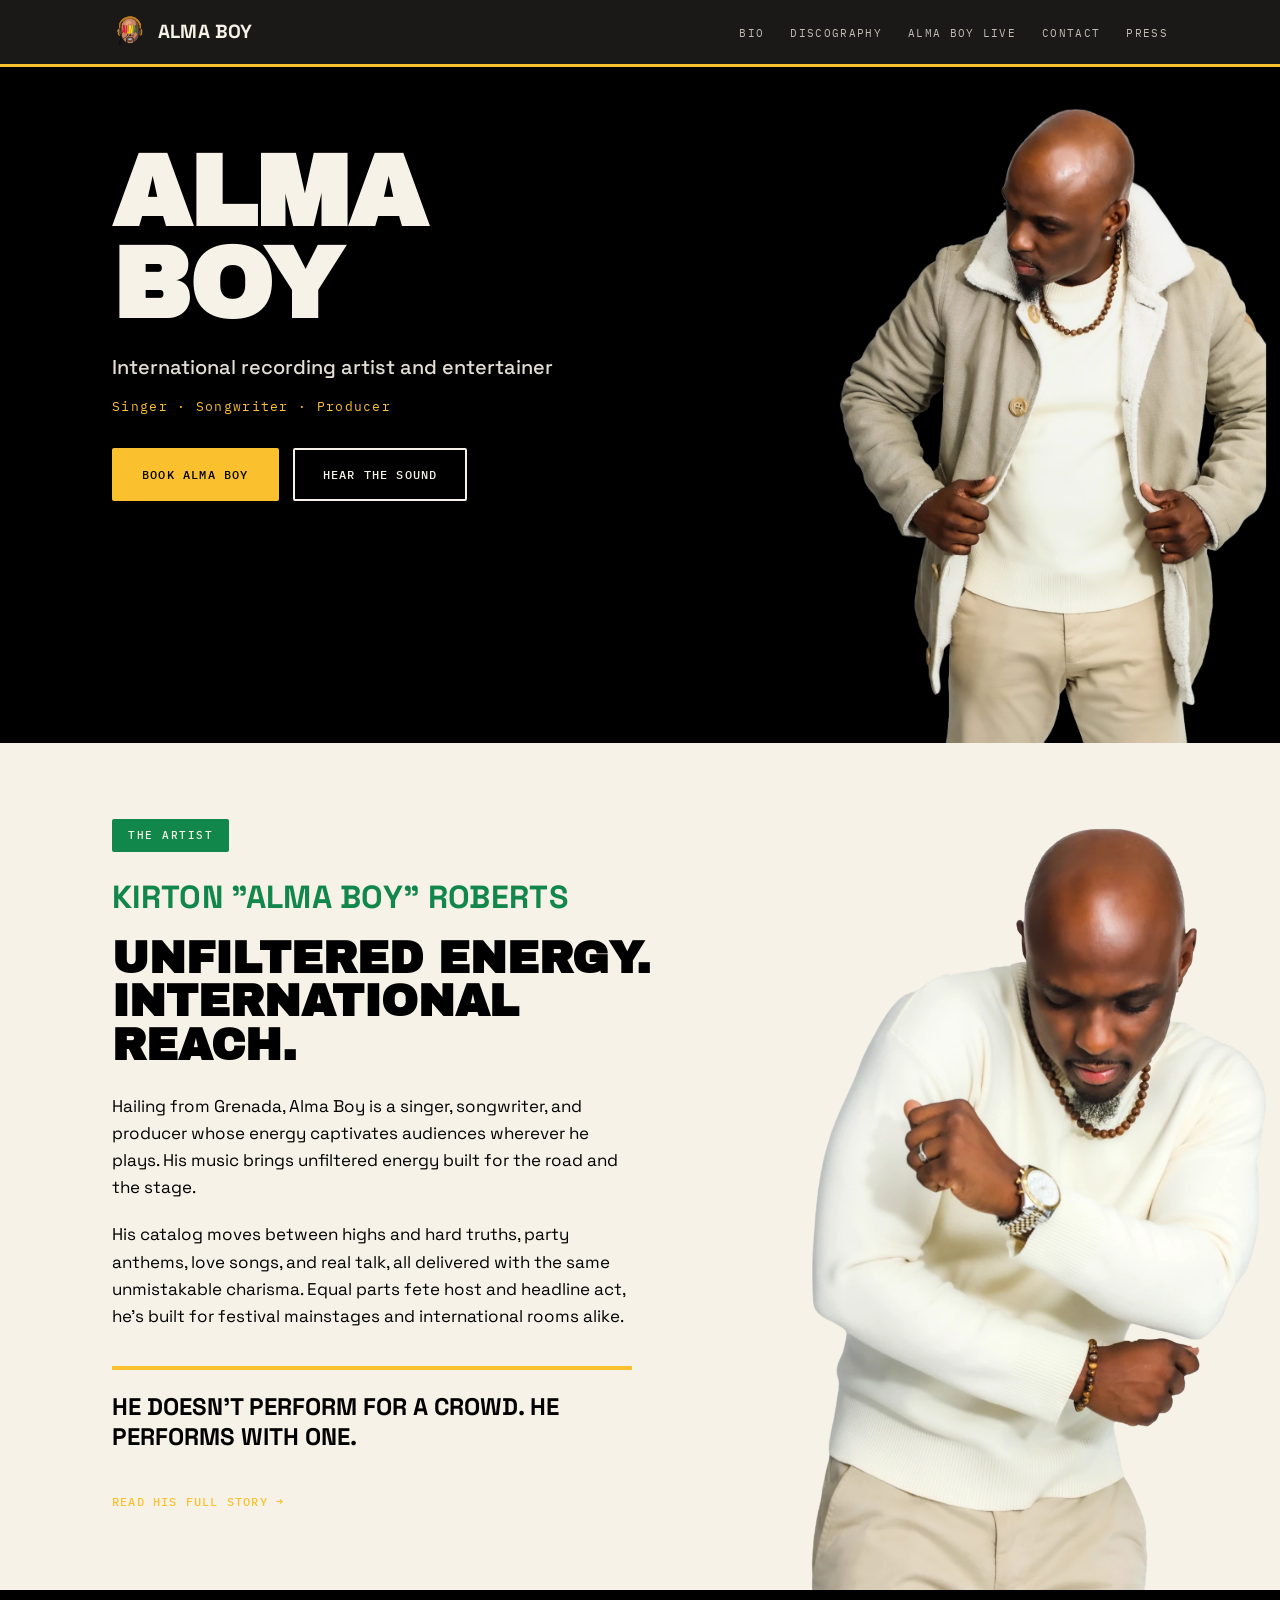
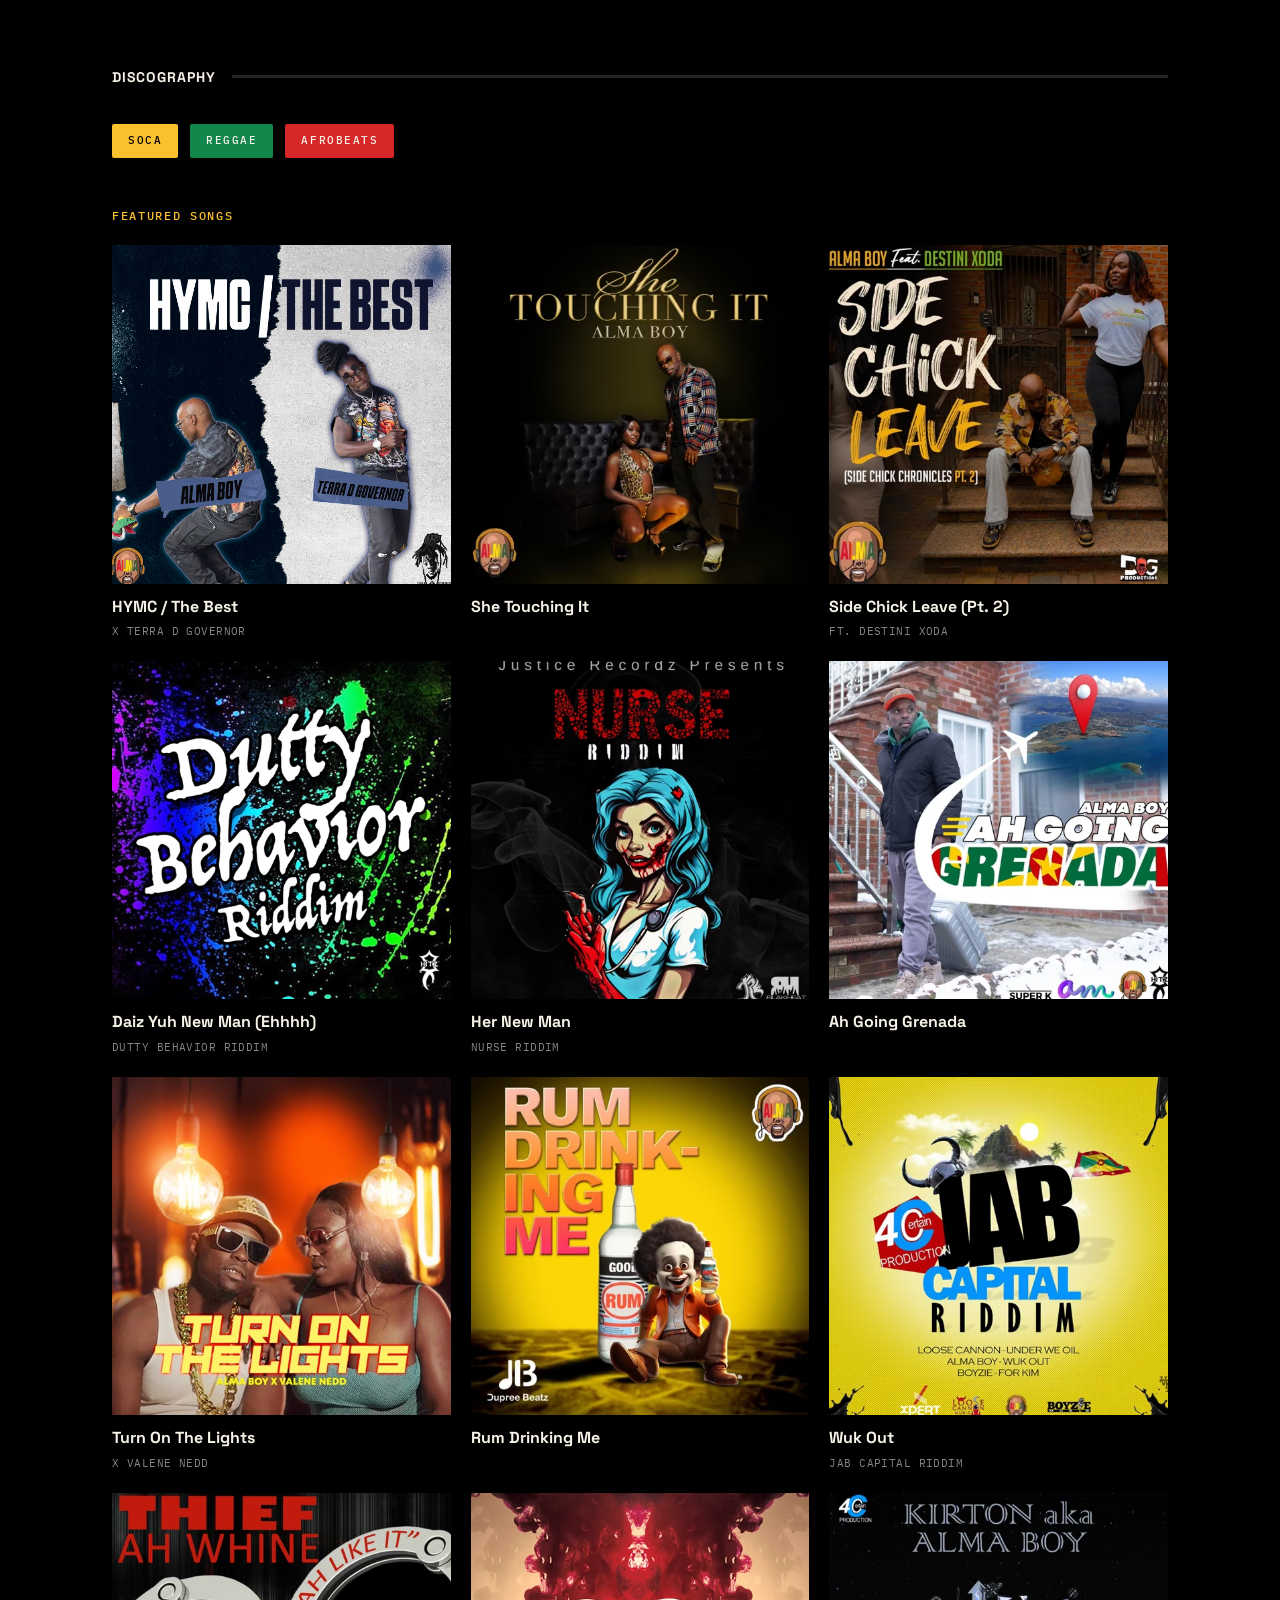
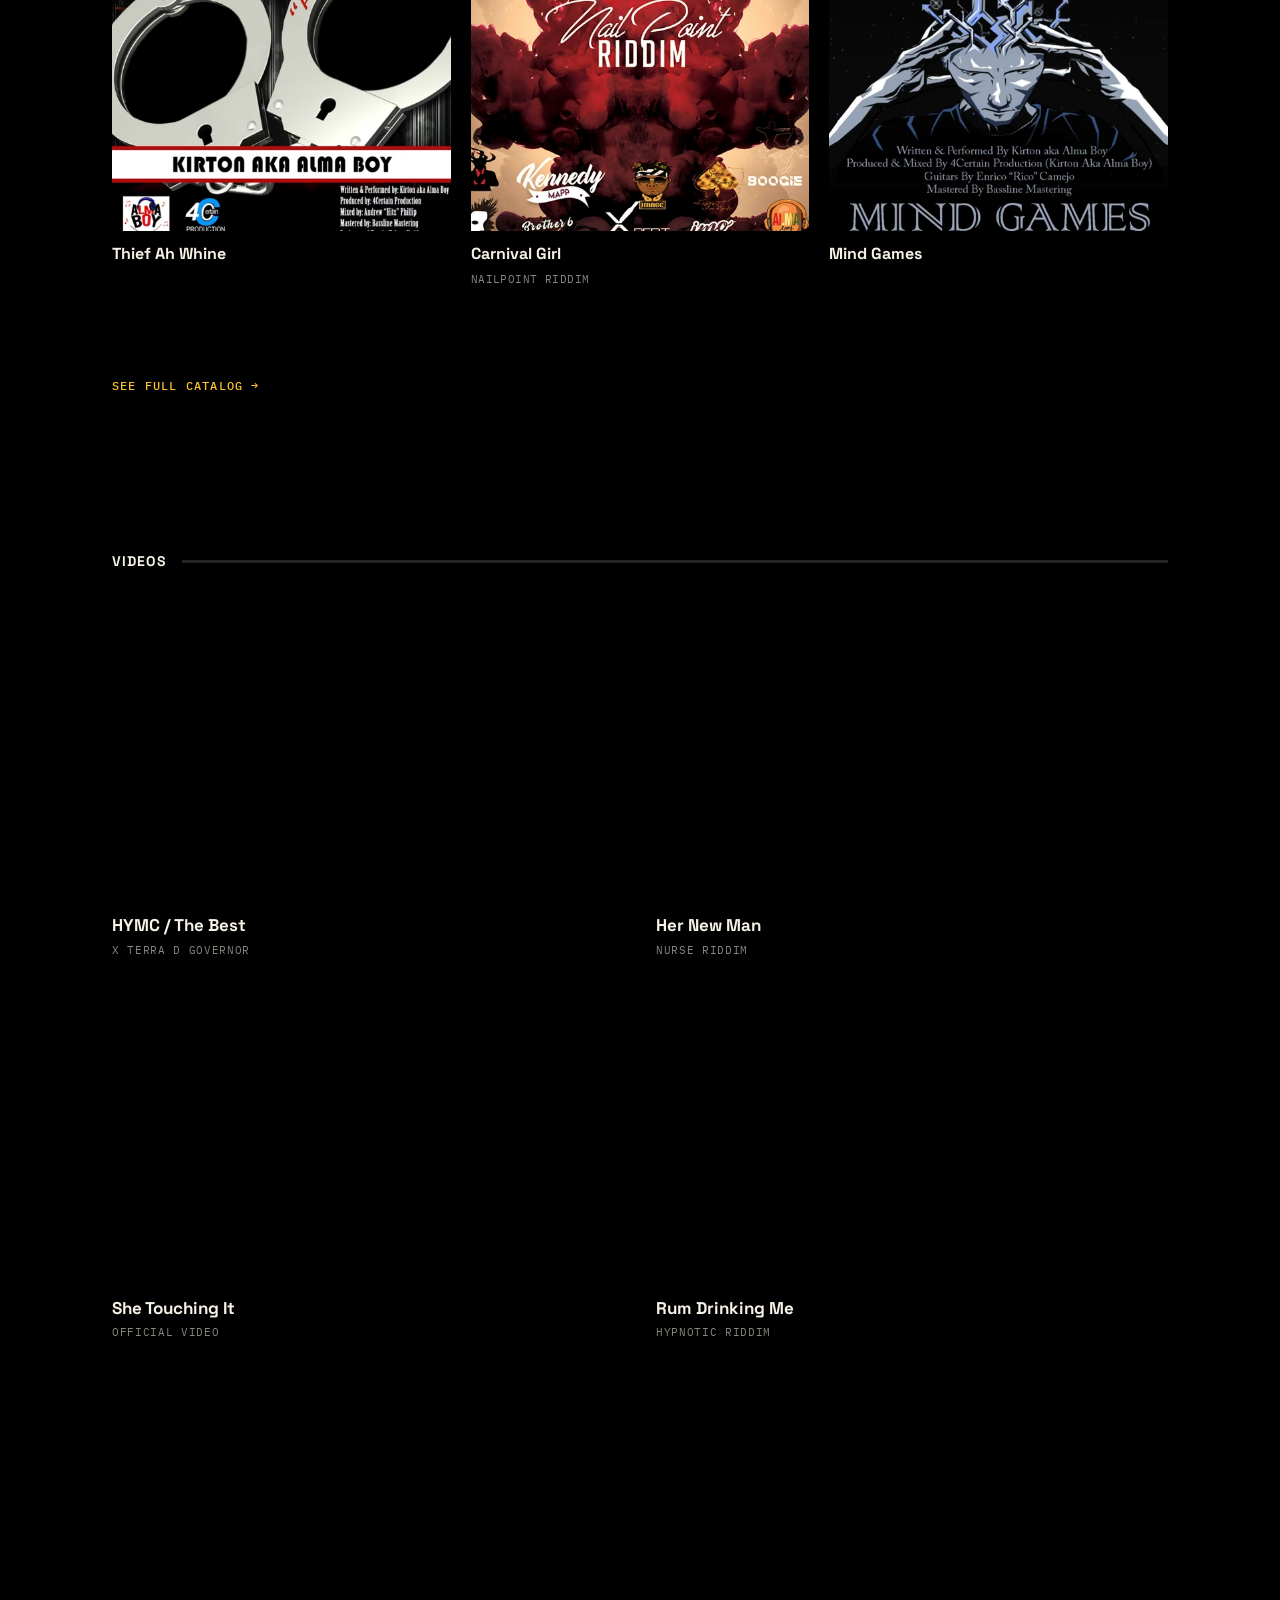
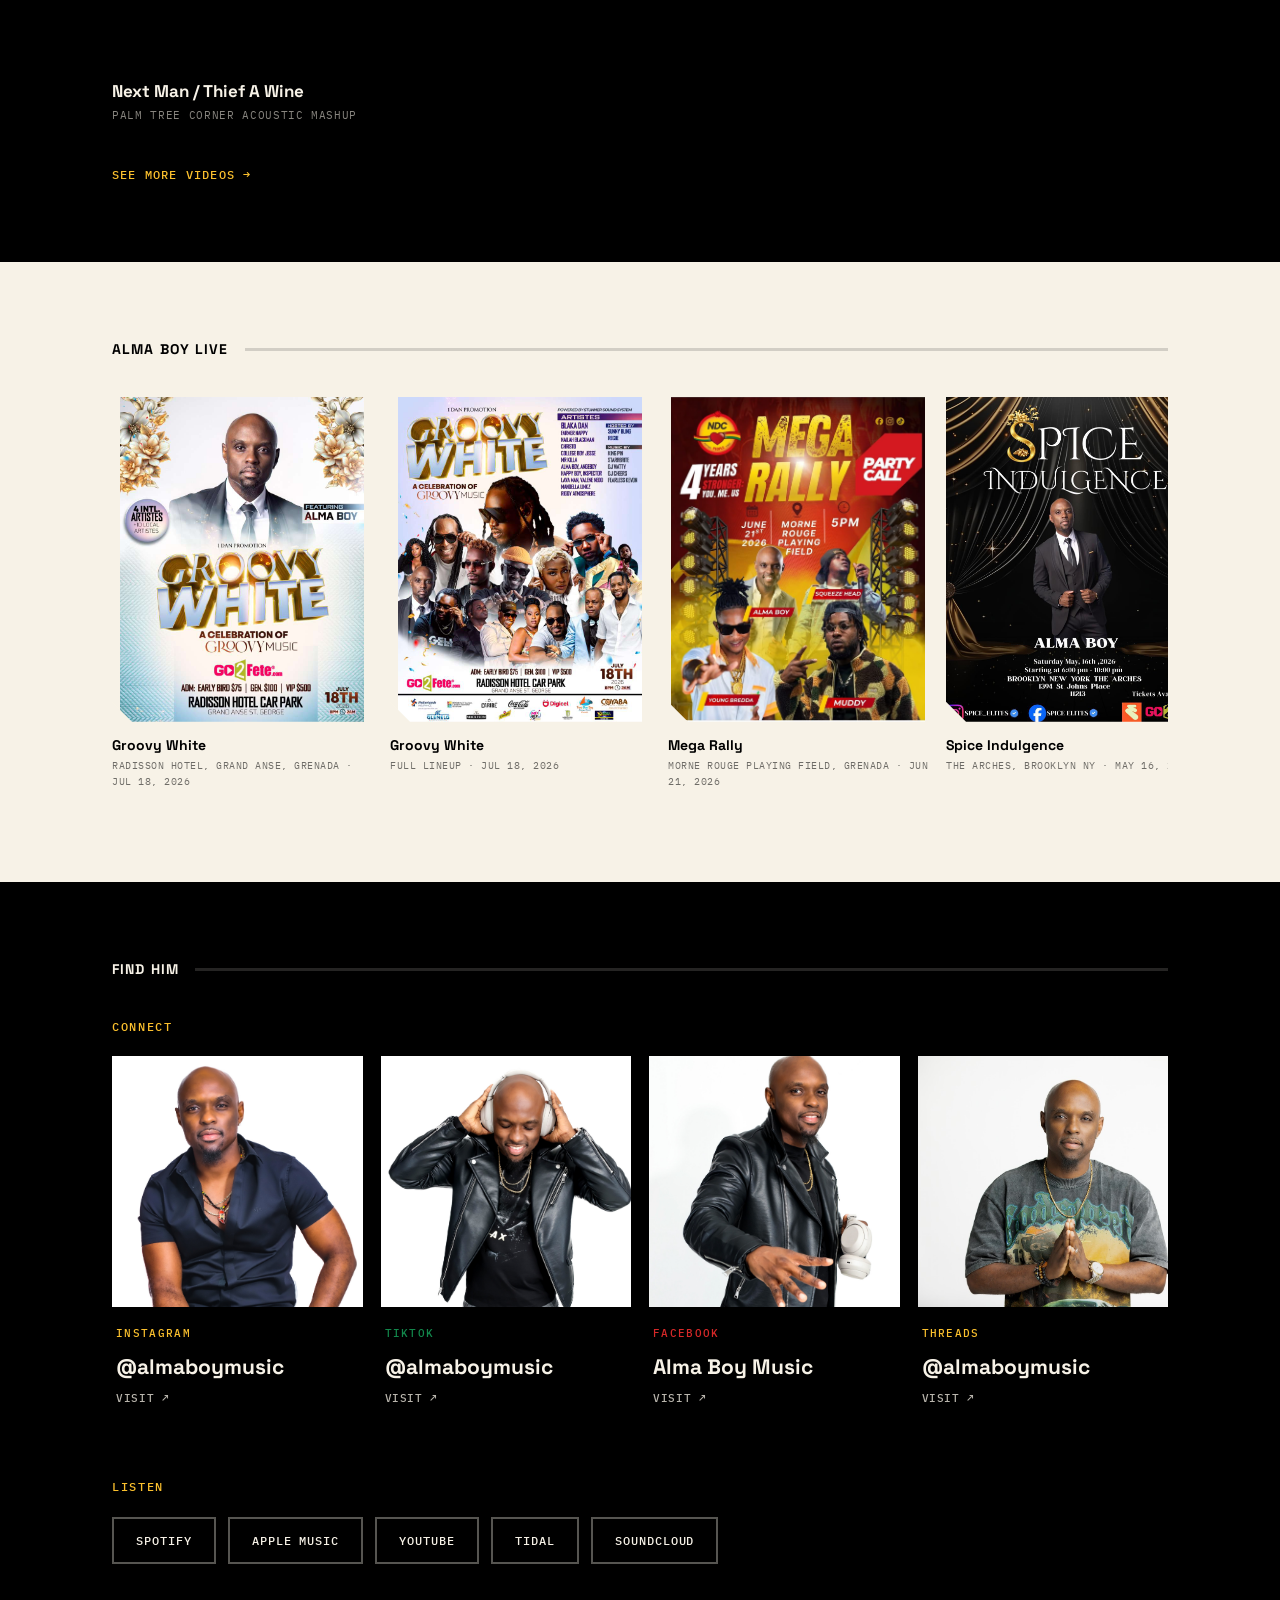
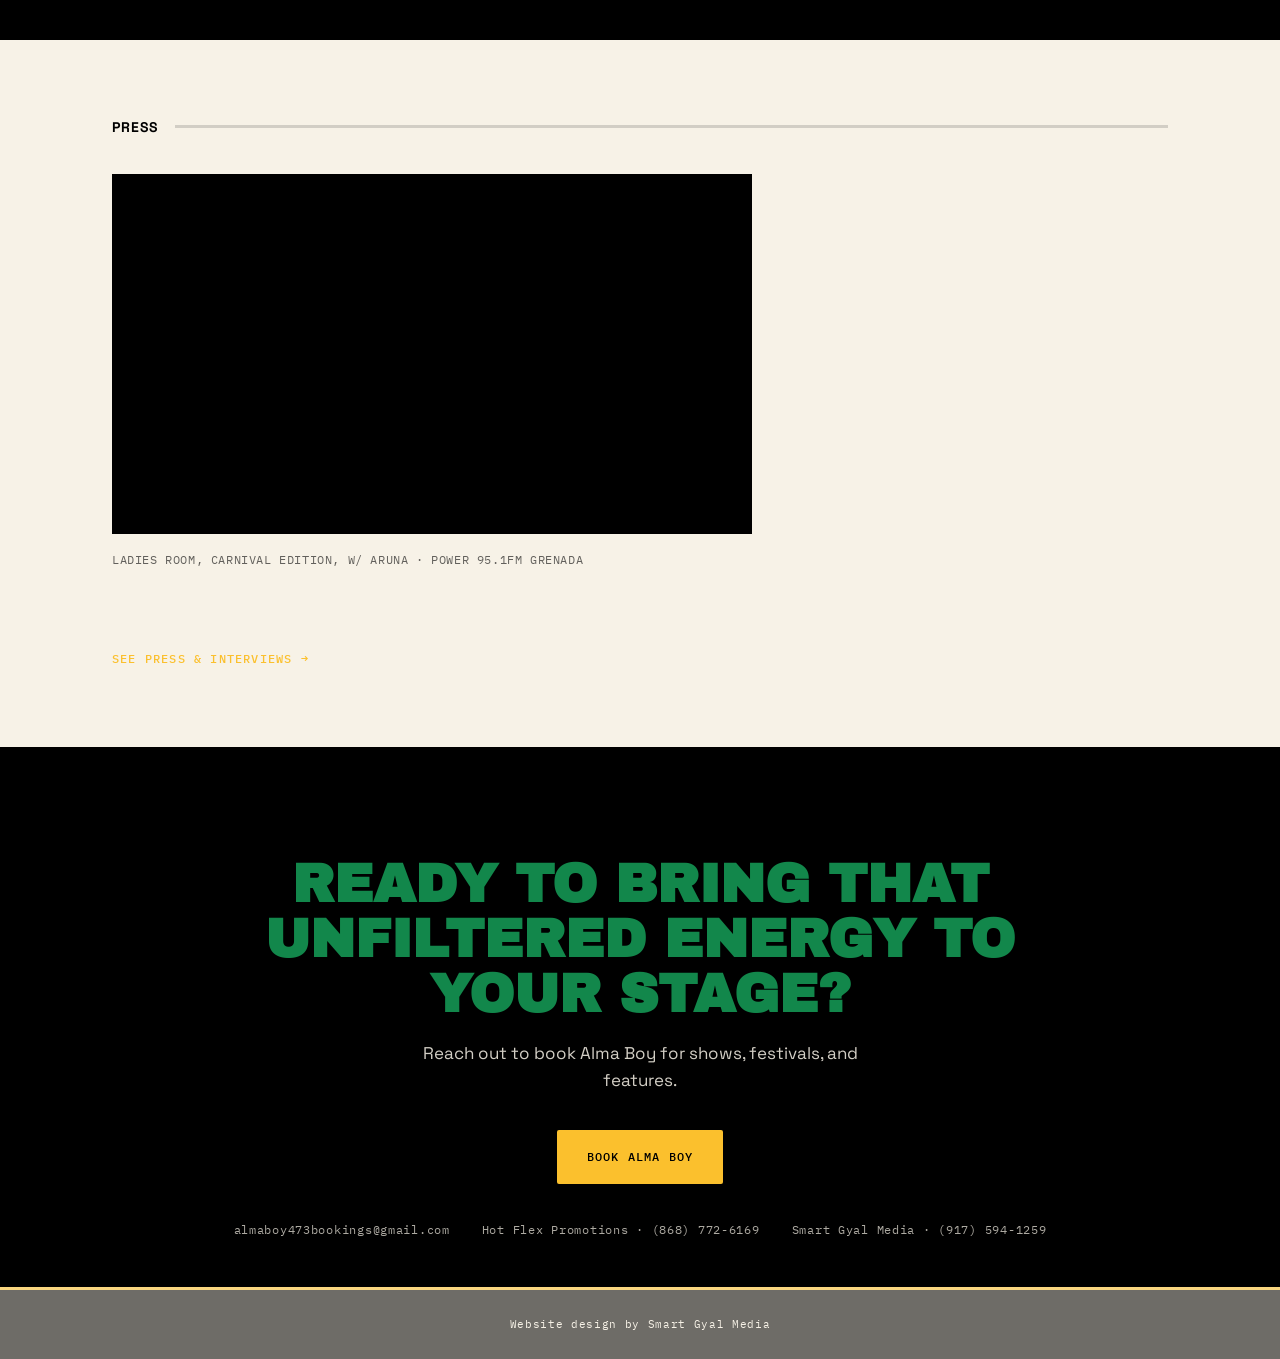
<file: index.html>
<!DOCTYPE html>
<html lang="en">
<head>

  <meta charset="UTF-8">
  <meta name="viewport" content="width=device-width, initial-scale=1.0">
  <title>Alma Boy — Official Site</title>

  <!-- Fonts -->
  <link rel="preconnect" href="https://fonts.googleapis.com">
  <link rel="preconnect" href="https://fonts.gstatic.com" crossorigin>
  <link href="https://fonts.googleapis.com/css2?family=Archivo+Black&family=Space+Grotesk:wght@400;500;700&family=IBM+Plex+Mono:wght@400;500&display=swap" rel="stylesheet">

  <!-- Site stylesheet (shared by every page) -->
  <link rel="stylesheet" href="css/style.css">

</head>
<body>


  <!-- ============================================================
       NAV
       ============================================================ -->

  <nav>
    <div class="wrap">

      <a href="index.html" class="nav-mark">
        <img class="nav-logo" src="images/logo.png" alt="Alma Boy logo">
        Alma Boy
      </a>

      <ul class="nav-links">
        <li><a href="bio.html">Bio</a></li>
        <li><a href="discography.html">Discography</a></li>
        <li><a href="#live">Alma Boy Live</a></li>
        <li><a href="contact.html">Contact</a></li>
        <li><a href="press.html">Press</a></li>
      </ul>

      <button class="nav-toggle" id="navToggle" aria-label="Open menu" aria-expanded="false">
        <span></span><span></span><span></span>
      </button>

    </div>

    <div class="mobile-menu" id="mobileMenu">
      <a href="bio.html">Bio</a>
      <a href="discography.html">Discography</a>
      <a href="#live">Alma Boy Live</a>
      <a href="contact.html">Contact</a>
      <a href="press.html">Press</a>
    </div>
  </nav>


  <!-- ============================================================
       HERO
       ============================================================ -->

  <header class="hero">

    <img class="hero-cutout" src="images/alma-boy-1.png" alt="Alma Boy portrait">

    <div class="wrap hero-content">
      <div class="hero-text">

        <h1>Alma Boy</h1>
        <p class="hero-line">International recording artist and entertainer</p>
        <p class="hero-sub hero-sub-desktop">Singer &middot; Songwriter &middot; Producer</p>  <!--desktop subheader text-->
        <p class="hero-sub hero-sub-mobile">Singer<br>Songwriter<br>Producer</p>               <!--mobile subheader text-->

        <div class="hero-ctas">
          <a href="#booking" class="btn btn-solid">Book Alma Boy</a>
          <a href="#discog" class="btn btn-line">Hear the sound</a>
        </div>

        <div class="hero-spotify">
          <iframe data-testid="embed-iframe" style="border-radius:12px" src="https://open.spotify.com/embed/playlist/1onSIb2tqXMbkh55S2GjZV?utm_source=generator&theme=0" width="100%" height="152" frameborder="0" allowfullscreen="" allow="autoplay; clipboard-write; encrypted-media; fullscreen; picture-in-picture" loading="lazy"></iframe>
        </div>

      </div>
    </div>
  </header>


  <!-- ============================================================
       BIO
       ============================================================ -->

  <section id="bio" class="bio">

    <div class="bio-image">
      <img src="images/alma-boy-2.png" alt="Alma Boy in motion">
    </div>

    <div class="wrap">
      <div class="bio-text">

        <span class="tag tag-green">The artist</span>
        <p class="real-name">Kirton "Alma Boy" Roberts</p>
        <h3 class="bio-heading">Unfiltered energy.<br>International reach.</h3>

        <div class="bio-copy-full">
          <p>Hailing from Grenada, Alma Boy is a singer, songwriter, and producer whose energy captivates audiences wherever he plays. His music brings unfiltered energy built for the road and the stage.</p>
          <p>His catalog moves between highs and hard truths, party anthems, love songs, and real talk, all delivered with the same unmistakable charisma. Equal parts fete host and headline act, he's built for festival mainstages and international rooms alike.</p>
        </div>

        <p class="statement">He doesn't perform for a crowd. He performs with one.</p>

        <a href="bio.html" class="see-all-link">Read his full story &#8594;</a>

      </div>
    </div>
  </section>


  <!-- ============================================================
       DISCOGRAPHY
       (featured songs only — full catalog lives on discography.html)
       ============================================================ -->

  <section id="discog" class="discog">
    <div class="wrap">

      <div class="eyebrow-row"><h2>Discography</h2><div class="rule"></div></div>

      <div class="chip-row">
        <span class="tag tag-gold">Soca</span>
        <span class="tag tag-green">Reggae</span>
        <span class="tag tag-red">Afrobeats</span>
      </div>

      <p class="kicker-label">Featured songs</p>

      <div class="cover-grid">

        <div class="cover-item">
          <div class="cover-art"><img src="images/cover-art-1.jpg" alt="HYMC / The Best cover art"></div>
          <h4>HYMC / The Best</h4>
          <p>x Terra D Governor</p>
        </div>

        <div class="cover-item">
          <div class="cover-art"><img src="images/cover-art-2.png" alt="She Touching It cover art"></div>
          <h4>She Touching It</h4>
        </div>

        <div class="cover-item">
          <div class="cover-art"><img src="images/cover-art-3.png" alt="Side Chick Leave cover art"></div>
          <h4>Side Chick Leave (Pt. 2)</h4>
          <p>ft. Destini Xoda</p>
        </div>

        <div class="cover-item">
          <div class="cover-art"><img src="images/cover-art-4.png" alt="Dutty Behavior Riddim cover art"></div>
          <h4>Daiz Yuh New Man (Ehhhh)</h4>
          <p>Dutty Behavior Riddim</p>
        </div>

        <div class="cover-item">
          <div class="cover-art"><img src="images/cover-art-5.png" alt="Nurse Riddim cover art"></div>
          <h4>Her New Man</h4>
          <p>Nurse Riddim</p>
        </div>

        <div class="cover-item">
          <div class="cover-art"><img src="images/cover-art-6.png" alt="Ah Going Grenada cover art"></div>
          <h4>Ah Going Grenada</h4>
        </div>

        <div class="cover-item">
          <div class="cover-art"><img src="images/cover-art-7.png" alt="Turn On The Lights cover art"></div>
          <h4>Turn On The Lights</h4>
          <p>x Valene Nedd</p>
        </div>

        <div class="cover-item">
          <div class="cover-art"><img src="images/cover-art-8.png" alt="Rum Drinking Me cover art"></div>
          <h4>Rum Drinking Me</h4>
        </div>

        <div class="cover-item">
          <div class="cover-art"><img src="images/cover-art-9.png" alt="Jab Capital Riddim cover art"></div>
          <h4>Wuk Out</h4>
          <p>Jab Capital Riddim</p>
        </div>

        <div class="cover-item">
          <div class="cover-art"><img src="images/cover-art-10.png" alt="Thief Ah Whine cover art"></div>
          <h4>Thief Ah Whine</h4>
        </div>

        <div class="cover-item">
          <div class="cover-art"><img src="images/cover-art-11.png" alt="Nail Point Riddim cover art"></div>
          <h4>Carnival Girl</h4>
          <p>Nailpoint Riddim</p>
        </div>

        <div class="cover-item">
          <div class="cover-art"><img src="images/cover-art-12.png" alt="Mind Games cover art"></div>
          <h4>Mind Games</h4>
        </div>

      </div>

      <a href="discography.html" class="see-all-link">See full catalog &#8594;</a>

    </div>
  </section>


  <!-- ============================================================
       VIDEOS
       (real YouTube links
       ============================================================ -->

  <section id="videos" class="videos">
    <div class="wrap">

      <div class="eyebrow-row"><h2>Videos</h2><div class="rule"></div></div>

      <div class="video-grid">

        <div class="video-item">
          <div class="video-frame"><iframe src="https://www.youtube.com/embed/A1J7RdLLY2I" title="HYMC / The Best" loading="lazy" allow="accelerometer; autoplay; clipboard-write; encrypted-media; gyroscope; picture-in-picture; web-share" allowfullscreen></iframe></div>
          <h4>HYMC / The Best</h4>
          <p>x Terra D Governor</p>
        </div>

        <div class="video-item">
          <div class="video-frame"><iframe src="https://www.youtube.com/embed/j4BVQr5pNuE" title="Her New Man" loading="lazy" allow="accelerometer; autoplay; clipboard-write; encrypted-media; gyroscope; picture-in-picture; web-share" allowfullscreen></iframe></div>
          <h4>Her New Man</h4>
          <p>Nurse Riddim</p>
        </div>

        <div class="video-item">
          <div class="video-frame"><iframe src="https://www.youtube.com/embed/q4seFsNqDBo" title="She Touching It" loading="lazy" allow="accelerometer; autoplay; clipboard-write; encrypted-media; gyroscope; picture-in-picture; web-share" allowfullscreen></iframe></div>
          <h4>She Touching It</h4>
          <p>Official video</p>
        </div>

        <div class="video-item">
          <div class="video-frame"><iframe src="https://www.youtube.com/embed/lXFFo0gvexE" title="Rum Drinking Me, acoustic" loading="lazy" allow="accelerometer; autoplay; clipboard-write; encrypted-media; gyroscope; picture-in-picture; web-share" allowfullscreen></iframe></div>
          <h4>Rum Drinking Me</h4>
          <p>Hypnotic Riddim</p>
        </div>

        <div class="video-item">
          <div class="video-frame"><iframe src="https://www.youtube.com/embed/0CXhdzIdPpk" title="Next Man / Thief A Wine, acoustic mashup" loading="lazy" allow="accelerometer; autoplay; clipboard-write; encrypted-media; gyroscope; picture-in-picture; web-share" allowfullscreen></iframe></div>
          <h4>Next Man / Thief A Wine</h4>
          <p>Palm Tree Corner acoustic mashup</p>
        </div>

      </div>

      <a href="https://www.youtube.com/@almaboymusic3134" target="_blank" rel="noopener" class="see-all-link">See more videos &#8594;</a>

    </div>
  </section>


  <!-- ============================================================
       ALMA BOY LIVE
       (event flyers — solo flyer leads, most recent event first)
       ============================================================ -->

  <section id="live" class="live">
    <div class="wrap">

      <div class="eyebrow-row"><h2>Alma Boy Live</h2><div class="rule"></div></div>

      <div class="live-carousel">

        <div class="flyer-slide">
          <div class="flyer-frame">
            <img src="images/flyer-1.jpg" alt="Groovy White flyer">
          </div>
          <h4>Groovy White</h4>
          <p>Radisson Hotel, Grand Anse, Grenada &middot; Jul 18, 2026</p>
        </div>

        <div class="flyer-slide">
          <div class="flyer-frame">
            <img src="images/flyer-2.jpg" alt="Groovy White flyer">
          </div>
          <h4>Groovy White</h4>
          <p>Full lineup &middot; Jul 18, 2026</p>
        </div>

        <div class="flyer-slide">
          <div class="flyer-frame">
            <img src="images/flyer-3.jpg" alt="Mega Rally flyer">
          </div>
          <h4>Mega Rally</h4>
          <p>Morne Rouge Playing Field, Grenada &middot; Jun 21, 2026</p>
        </div>

        <div class="flyer-slide">
          <div class="flyer-frame">
            <img src="images/flyer-4.jpg" alt="Spice Indulgence flyer">
          </div>
          <h4>Spice Indulgence</h4>
          <p>The Arches, Brooklyn NY &middot; May 16, 2026</p>
        </div>

        <div class="flyer-slide">
          <div class="flyer-frame">
            <img src="images/flyer-5.jpg" alt="Spice Indulgence: Acoustic Concert Series flyer">
          </div>
          <h4>Spice Indulgence: Acoustic Concert Series</h4>
          <p>The Arches, Brooklyn NY &middot; May 16, 2026</p>
        </div>

        <div class="flyer-slide">
          <div class="flyer-frame">
            <img src="images/flyer-6.jpg" alt="Valiant Live in Concert flyer">
          </div>
          <h4>Valiant Live in Concert</h4>
          <p>DFW Culture Expo, Dallas TX &middot; Jul 19, 2025</p>
        </div>

        <div class="flyer-slide">
          <div class="flyer-frame">
            <img src="images/flyer-7.jpg" alt="Senile Fete flyer">
          </div>
          <h4>Senile Fete</h4>
          <p>New York City &middot; May 24, 2025</p>
        </div>

      </div>
    </div>
  </section>


  <!-- ============================================================
       FIND HIM
       "Connect" (social cards) + "Listen" (streaming links)
       ============================================================ -->

  <section id="socials" class="socials">
    <div class="wrap">

      <div class="eyebrow-row"><h2>Find him</h2><div class="rule"></div></div>

      <p class="kicker-label">Connect</p>

      <div class="social-grid">

        <div class="social-card">
          <div class="social-photo"><img src="images/connect-1.jpg" alt="Alma Boy candid portrait"></div>
          <div class="social-info">
            <span class="platform" style="color:var(--gold);">Instagram</span>
            <span class="handle">@almaboymusic</span>
            <a href="https://instagram.com/almaboymusic" target="_blank" rel="noopener">Visit &#8599;</a>
          </div>
        </div>

        <div class="social-card">
          <div class="social-photo"><img src="images/connect-2.jpg" alt="Alma Boy with headphones"></div>
          <div class="social-info">
            <span class="platform" style="color:var(--green);">TikTok</span>
            <span class="handle">@almaboymusic</span>
            <a href="https://tiktok.com/@almaboymusic" target="_blank" rel="noopener">Visit &#8599;</a>
          </div>
        </div>

        <div class="social-card">
          <div class="social-photo"><img src="images/connect-3.jpg" alt="Alma Boy portrait"></div>
          <div class="social-info">
            <span class="platform" style="color:var(--red);">Facebook</span>
            <span class="handle">Alma Boy Music</span>
            <a href="https://www.facebook.com/Almaboymusic/" target="_blank" rel="noopener">Visit &#8599;</a>
          </div>
        </div>

        <div class="social-card">
          <div class="social-photo"><img src="images/connect-4.jpg" alt="Alma Boy portrait"></div>
          <div class="social-info">
            <span class="platform" style="color:var(--gold);">Threads</span>
            <span class="handle">@almaboymusic</span>
            <a href="https://www.threads.net/@almaboymusic" target="_blank" rel="noopener">Visit &#8599;</a>
          </div>
        </div>

      </div>

      <p class="kicker-label" style="margin-top:52px;">Listen</p>

      <div class="listen-row">
        <a class="listen-pill" href="https://open.spotify.com/artist/6NOH8xfq05jYj1uw3cErYi" target="_blank" rel="noopener">Spotify</a>
        <a class="listen-pill" href="https://music.apple.com/us/artist/alma-boy/1147415652" target="_blank" rel="noopener">Apple Music</a>
        <a class="listen-pill" href="https://www.youtube.com/@almaboymusic3134" target="_blank" rel="noopener">YouTube</a>
        <a class="listen-pill" href="https://tidal.com/browse/artist/8081373" target="_blank" rel="noopener">Tidal</a>
        <a class="listen-pill" href="https://soundcloud.com/almaboy" target="_blank" rel="noopener">SoundCloud</a>
      </div>

    </div>
  </section>


 <!-- ============================================================
       PRESS (homepage featured interview)
       Full coverage archive + downloadable photos live on press.html
       ============================================================ -->

  <section id="press-feature" class="gallery">
    <div class="wrap">

      <div class="eyebrow-row"><h2>Press</h2><div class="rule"></div></div>

      <div class="video-frame press-feature-video">
        <iframe src="https://www.youtube.com/embed/poZnIeVL3Wo" title="Ladies Room, Carnival Edition, with Alma Boy" loading="lazy" allow="accelerometer; autoplay; clipboard-write; encrypted-media; gyroscope; picture-in-picture; web-share" allowfullscreen></iframe>
      </div>
      <p class="press-feature-caption">Ladies Room, Carnival Edition, w/ Aruna &middot; Power 95.1FM Grenada</p>

      <a href="press.html" class="see-all-link">See press &amp; interviews &#8594;</a>

    </div>
  </section>


  <!-- ============================================================
       BOOKING
       ============================================================ -->

  <section id="booking" class="booking">
    <div class="wrap">

      <h2>Ready to bring that unfiltered energy to your stage?</h2>
      <p>Reach out to book Alma Boy for shows, festivals, and features.</p>

      <a href="mailto:almaboy473bookings@gmail.com" class="btn btn-solid">Book Alma Boy</a>

      <div class="booking-details">
        <span>almaboy473bookings@gmail.com</span>
        <span>Hot Flex Promotions &middot; (868) 772-6169</span>
        <span>Smart Gyal Media &middot; (917) 594-1259</span>
      </div>

    </div>
  </section>


  <!-- ============================================================
       FOOTER
       ============================================================ -->

  <footer>
    Website design by Smart Gyal Media
  </footer>


  <!-- ============================================================
       SCRIPT - press photos carousel prev/next buttons
       ============================================================ -->

  <script>
    (function () {
      var car = document.getElementById('galleryCarousel');
      var prev = document.getElementById('galPrev');
      var next = document.getElementById('galNext');

      if (car && prev && next) {
        var scrollAmt = function () {
          var slide = car.querySelector('.slide');
          return slide ? slide.offsetWidth + 18 : 300;
        };

        prev.addEventListener('click', function () { car.scrollBy({ left: -scrollAmt(), behavior: 'smooth' }); });
        next.addEventListener('click', function () { car.scrollBy({ left: scrollAmt(), behavior: 'smooth' }); });
      }
    })();
  </script>

<!-- ============================================================
       SCRIPT - mobile nav toggle
       ============================================================ -->

  <script>
    (function () {
      var toggle = document.getElementById('navToggle');
      var menu = document.getElementById('mobileMenu');
      if (toggle && menu) {
        toggle.addEventListener('click', function () {
          menu.classList.toggle('open');
          toggle.setAttribute('aria-expanded', menu.classList.contains('open'));
        });
      }
    })();
  </script>

</body>
</html>
</file>
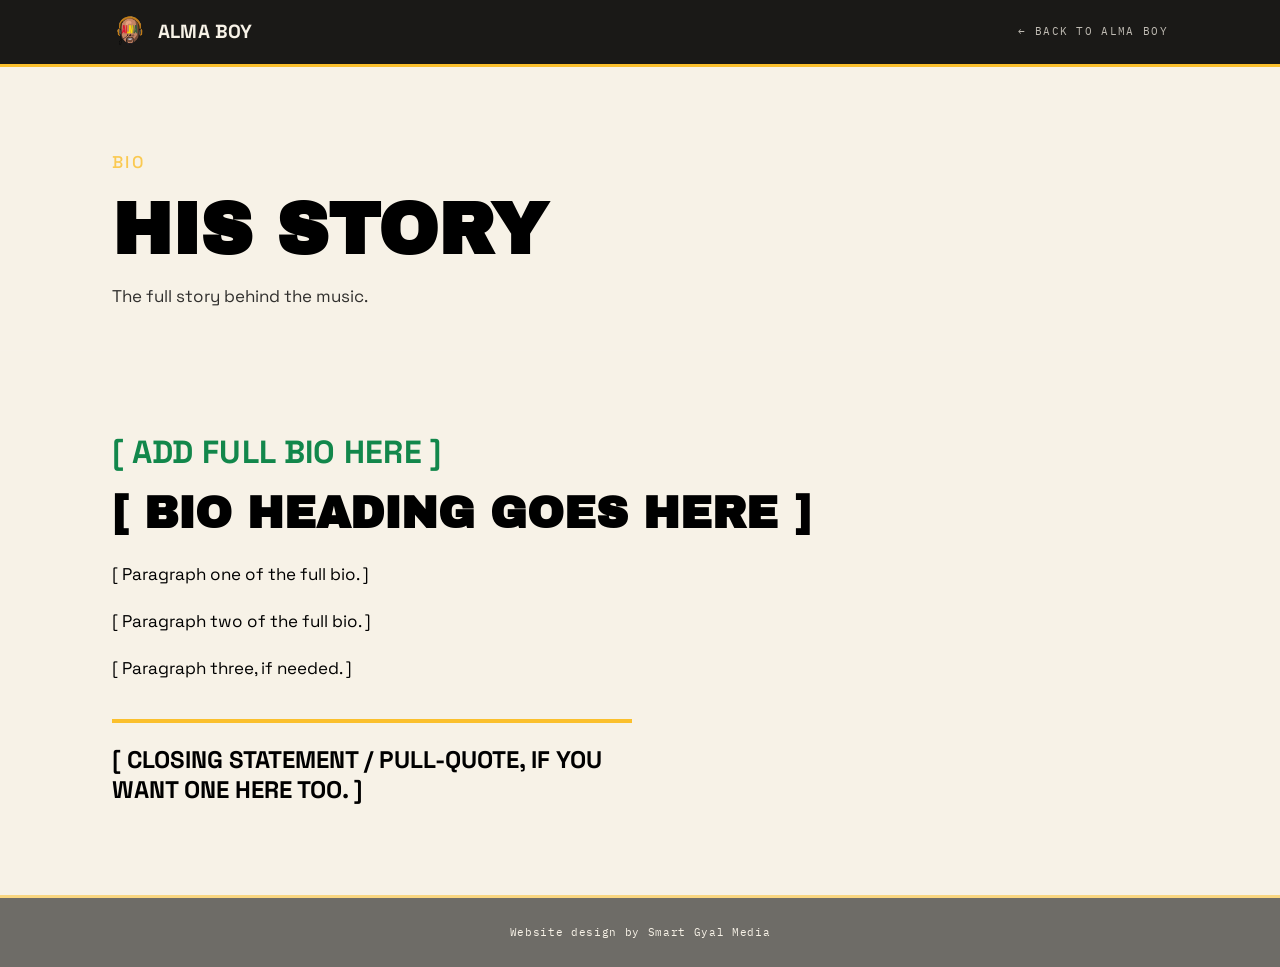
<file: bio.html>
<!DOCTYPE html>
<html lang="en">
<head>

  <meta charset="UTF-8">
  <meta name="viewport" content="width=device-width, initial-scale=1.0">
  <title>Alma Boy — Bio</title>

  <!-- Fonts -->
  <link rel="preconnect" href="https://fonts.googleapis.com">
  <link rel="preconnect" href="https://fonts.gstatic.com" crossorigin>
  <link href="https://fonts.googleapis.com/css2?family=Archivo+Black&family=Space+Grotesk:wght@400;500;700&family=IBM+Plex+Mono:wght@400;500&display=swap" rel="stylesheet">

  <!-- Site stylesheet (shared by every page) -->
  <link rel="stylesheet" href="css/style.css">

</head>
<body>


  <!-- ============================================================
       NAV
       ============================================================ -->

  <nav>
    <div class="wrap">

      <a href="index.html" class="nav-mark">
        <img class="nav-logo" src="images/logo.png" alt="Alma Boy logo">
        Alma Boy
      </a>

      <a href="index.html" class="back-link">&#8592; Back to Alma Boy</a>

    </div>
  </nav>


  <!-- ============================================================
       PAGE HEADER
       ============================================================ -->

  <header class="page-head">
    <div class="wrap">

      <p class="kicker-label">Bio</p>
      <h1>His Story</h1>
      <p>The full story behind the music.</p>

    </div>
  </header>


  <!-- ============================================================
       MAIN CONTENT
       [ PLACEHOLDER — full bio text goes here. Everything below is
         just structure, real name / heading / paragraphs / closing
         line, ready for the actual copy to be dropped in. ]
       ============================================================ -->

  <main>
    <div class="wrap">

      <p class="real-name">[ Add full bio here ]</p>

      <h2 class="bio-heading">[ Bio heading goes here ]</h2>

      <div class="bio-copy-full">
        <p>[ Paragraph one of the full bio. ]</p>
        <p>[ Paragraph two of the full bio. ]</p>
        <p>[ Paragraph three, if needed. ]</p>
      </div>

      <p class="statement">[ Closing statement / pull-quote, if you want one here too. ]</p>

    </div>
  </main>


  <!-- ============================================================
       FOOTER
       ============================================================ -->

  <footer>
    Website design by Smart Gyal Media
  </footer>

</body>
</html>
</file>
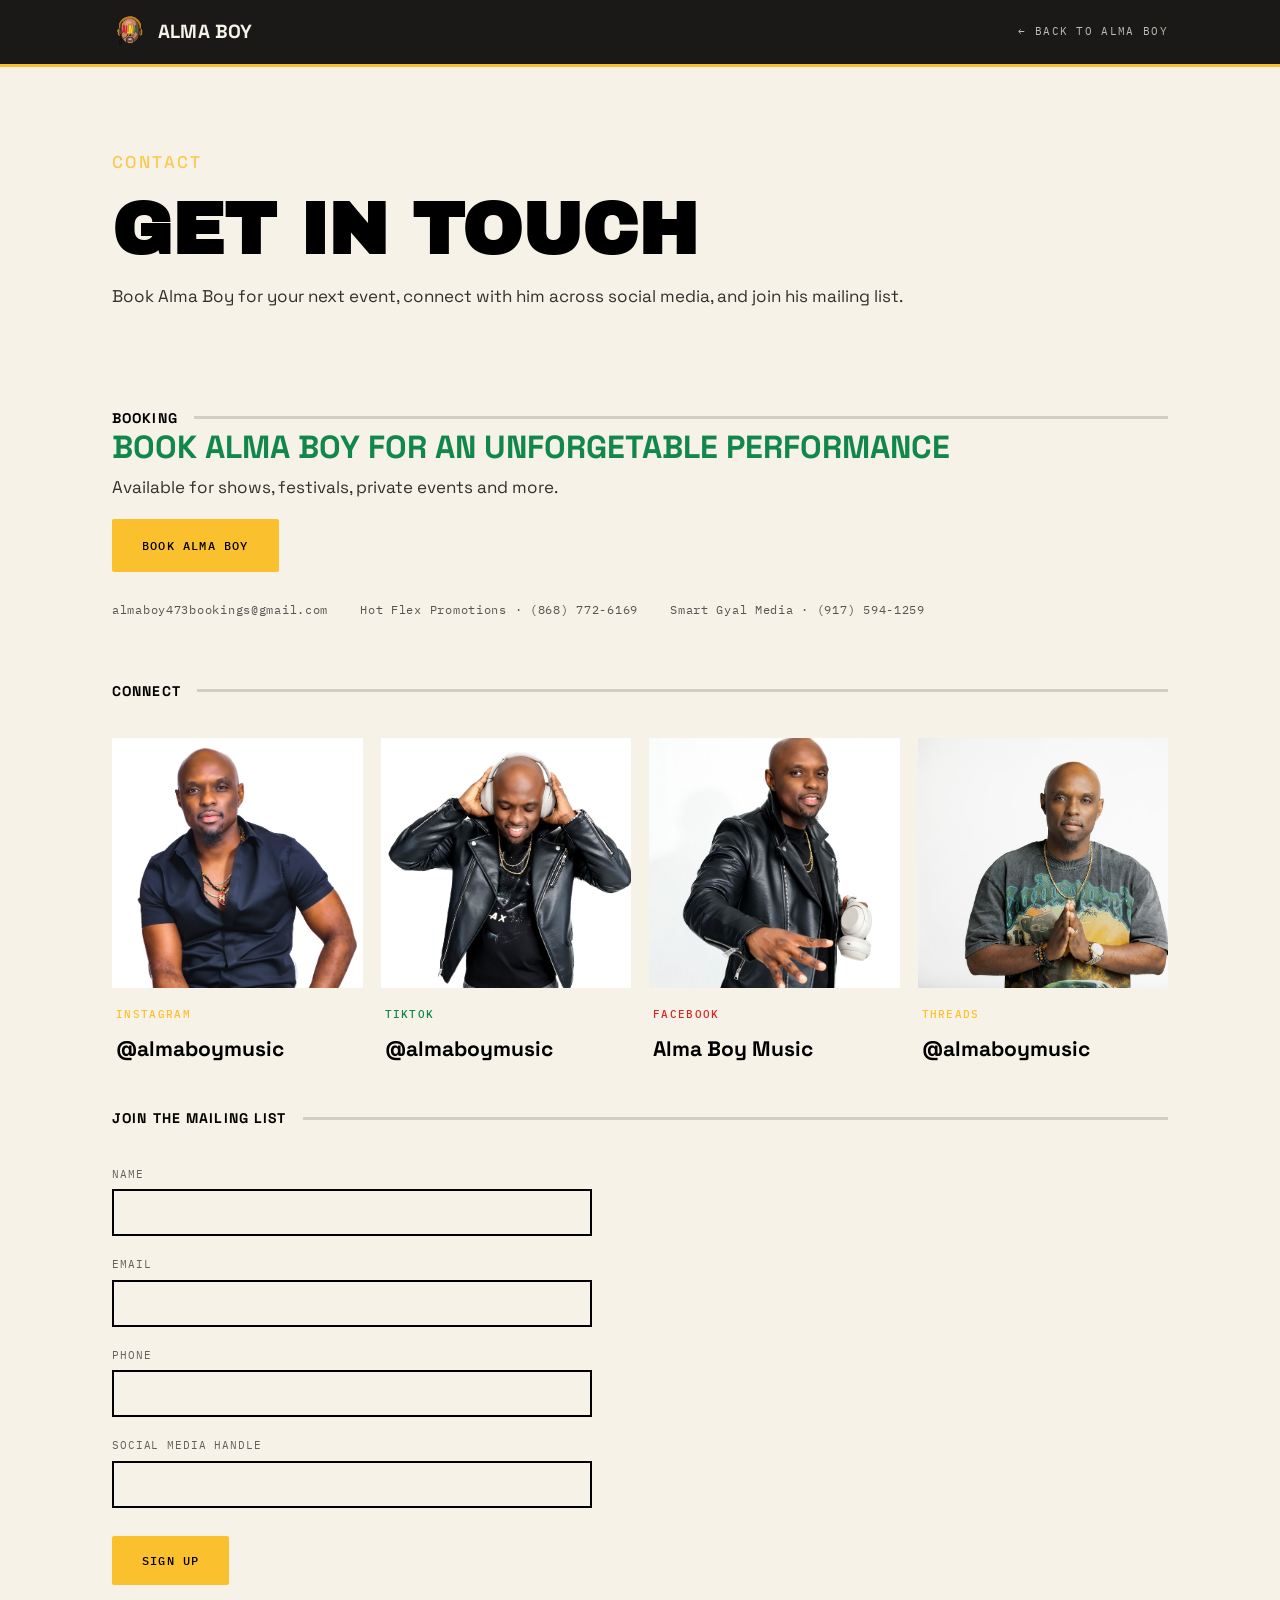
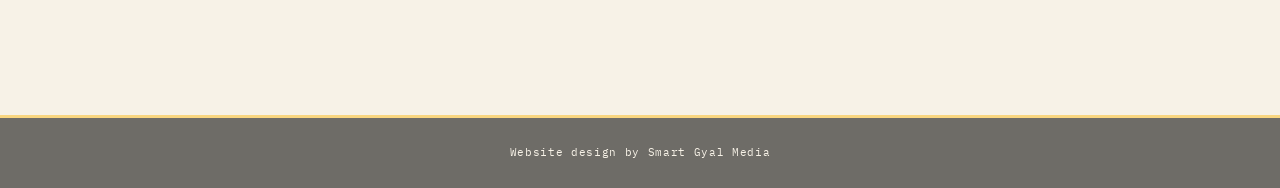
<file: contact.html>
<!DOCTYPE html>
<html lang="en">
<head>

  <meta charset="UTF-8">
  <meta name="viewport" content="width=device-width, initial-scale=1.0">
  <title>Alma Boy — Contact</title>

  <!-- Fonts -->
  <link rel="preconnect" href="https://fonts.googleapis.com">
  <link rel="preconnect" href="https://fonts.gstatic.com" crossorigin>
  <link href="https://fonts.googleapis.com/css2?family=Archivo+Black&family=Space+Grotesk:wght@400;500;700&family=IBM+Plex+Mono:wght@400;500&display=swap" rel="stylesheet">

  <!-- Site stylesheet (shared by every page) -->
  <link rel="stylesheet" href="css/style.css">

</head>
<body>


  <!-- ============================================================
       NAV
       ============================================================ -->

  <nav>
    <div class="wrap">

      <a href="index.html" class="nav-mark">
        <img class="nav-logo" src="images/logo.png" alt="Alma Boy logo">
        Alma Boy
      </a>

      <a href="index.html" class="back-link">&#8592; Back to Alma Boy</a>

    </div>
  </nav>


  <!-- ============================================================
       PAGE HEADER
       ============================================================ -->

  <header class="page-head">
    <div class="wrap">

      <p class="kicker-label">Contact</p>
      <h1>Get In Touch</h1>
      <p style="max-width:none;">Book Alma Boy for your next event, connect with him across social media, and join his mailing list.</p>
    </div>
  </header>


  <!-- ============================================================
       MAIN CONTENT
       ============================================================ -->

  <main>
    <div class="wrap">


    <!-- ============================================================
    BOOKING
    ============================================================ -->

    <div class="eyebrow-row" style="margin-top:0;margin-bottom:16px;"><h2>Booking</h2><div class="rule"></div></div>

        <div class="contact-booking">

        <h2 style="max-width:none;">Book Alma Boy for an unforgetable performance</h2>
        <p>Available for shows, festivals, private events and more.</p>

        <a href="mailto:almaboy473bookings@gmail.com" class="btn btn-solid">Book Alma Boy</a>

        <div class="booking-details">
          <span>almaboy473bookings@gmail.com</span>
          <span>Hot Flex Promotions &middot; (868) 772-6169</span>
          <span>Smart Gyal Media &middot; (917) 594-1259</span>
        </div>

      </div>


      <!-- ============================================================
           CONNECT
           ============================================================ -->

      <div class="eyebrow-row"><h2>Connect</h2><div class="rule"></div></div>

      <div class="social-grid">

        <div class="social-card">
          <div class="social-photo"><img src="images/connect-1.jpg" alt="Alma Boy portrait"></div>
          <div class="social-info">
            <span class="platform" style="color:var(--gold);">Instagram</span>
            <span class="handle">@almaboymusic</span>
            <a href="https://instagram.com/almaboymusic" target="_blank" rel="noopener">Visit &#8599;</a>
          </div>
        </div>

        <div class="social-card">
          <div class="social-photo"><img src="images/connect-2.jpg" alt="Alma Boy portrait"></div>
          <div class="social-info">
            <span class="platform" style="color:var(--green);">TikTok</span>
            <span class="handle">@almaboymusic</span>
            <a href="https://tiktok.com/@almaboymusic" target="_blank" rel="noopener">Visit &#8599;</a>
          </div>
        </div>

        <div class="social-card">
          <div class="social-photo"><img src="images/connect-3.jpg" alt="Alma Boy portrait"></div>
          <div class="social-info">
            <span class="platform" style="color:var(--red);">Facebook</span>
            <span class="handle">Alma Boy Music</span>
            <a href="https://www.facebook.com/Almaboymusic/" target="_blank" rel="noopener">Visit &#8599;</a>
          </div>
        </div>

        <div class="social-card">
          <div class="social-photo"><img src="images/connect-4.jpg" alt="Alma Boy portrait"></div>
          <div class="social-info">
            <span class="platform" style="color:var(--gold);">Threads</span>
            <span class="handle">@almaboymusic</span>
            <a href="https://www.threads.net/@almaboymusic" target="_blank" rel="noopener">Visit &#8599;</a>
          </div>
        </div>

      </div>


      <!-- ============================================================
           MAILING LIST
           Submits via Formspree since GitHub Pages can't run a backend
           on its own. 
           ============================================================ -->

      <div class="eyebrow-row"><h2>Join the mailing list</h2><div class="rule"></div></div>

      <form class="mailing-form" action="https://formspree.io/f/mykqooov" method="POST">

        <div class="form-row">
          <label for="mf-name">Name</label>
          <input type="text" id="mf-name" name="name" required>
        </div>

        <div class="form-row">
          <label for="mf-email">Email</label>
          <input type="email" id="mf-email" name="email" required>
        </div>

        <div class="form-row">
          <label for="mf-phone">Phone</label>
          <input type="tel" id="mf-phone" name="phone">
        </div>

        <div class="form-row">
          <label for="mf-handle">Social media handle</label>
          <input type="text" id="mf-handle" name="social_handle">
        </div>

        <button type="submit" class="btn btn-solid">Sign Up</button>

      </form>


    </div>
  </main>


  <!-- ============================================================
       FOOTER
       ============================================================ -->

  <footer>
    Website design by Smart Gyal Media
  </footer>

</body>
</html>
</file>
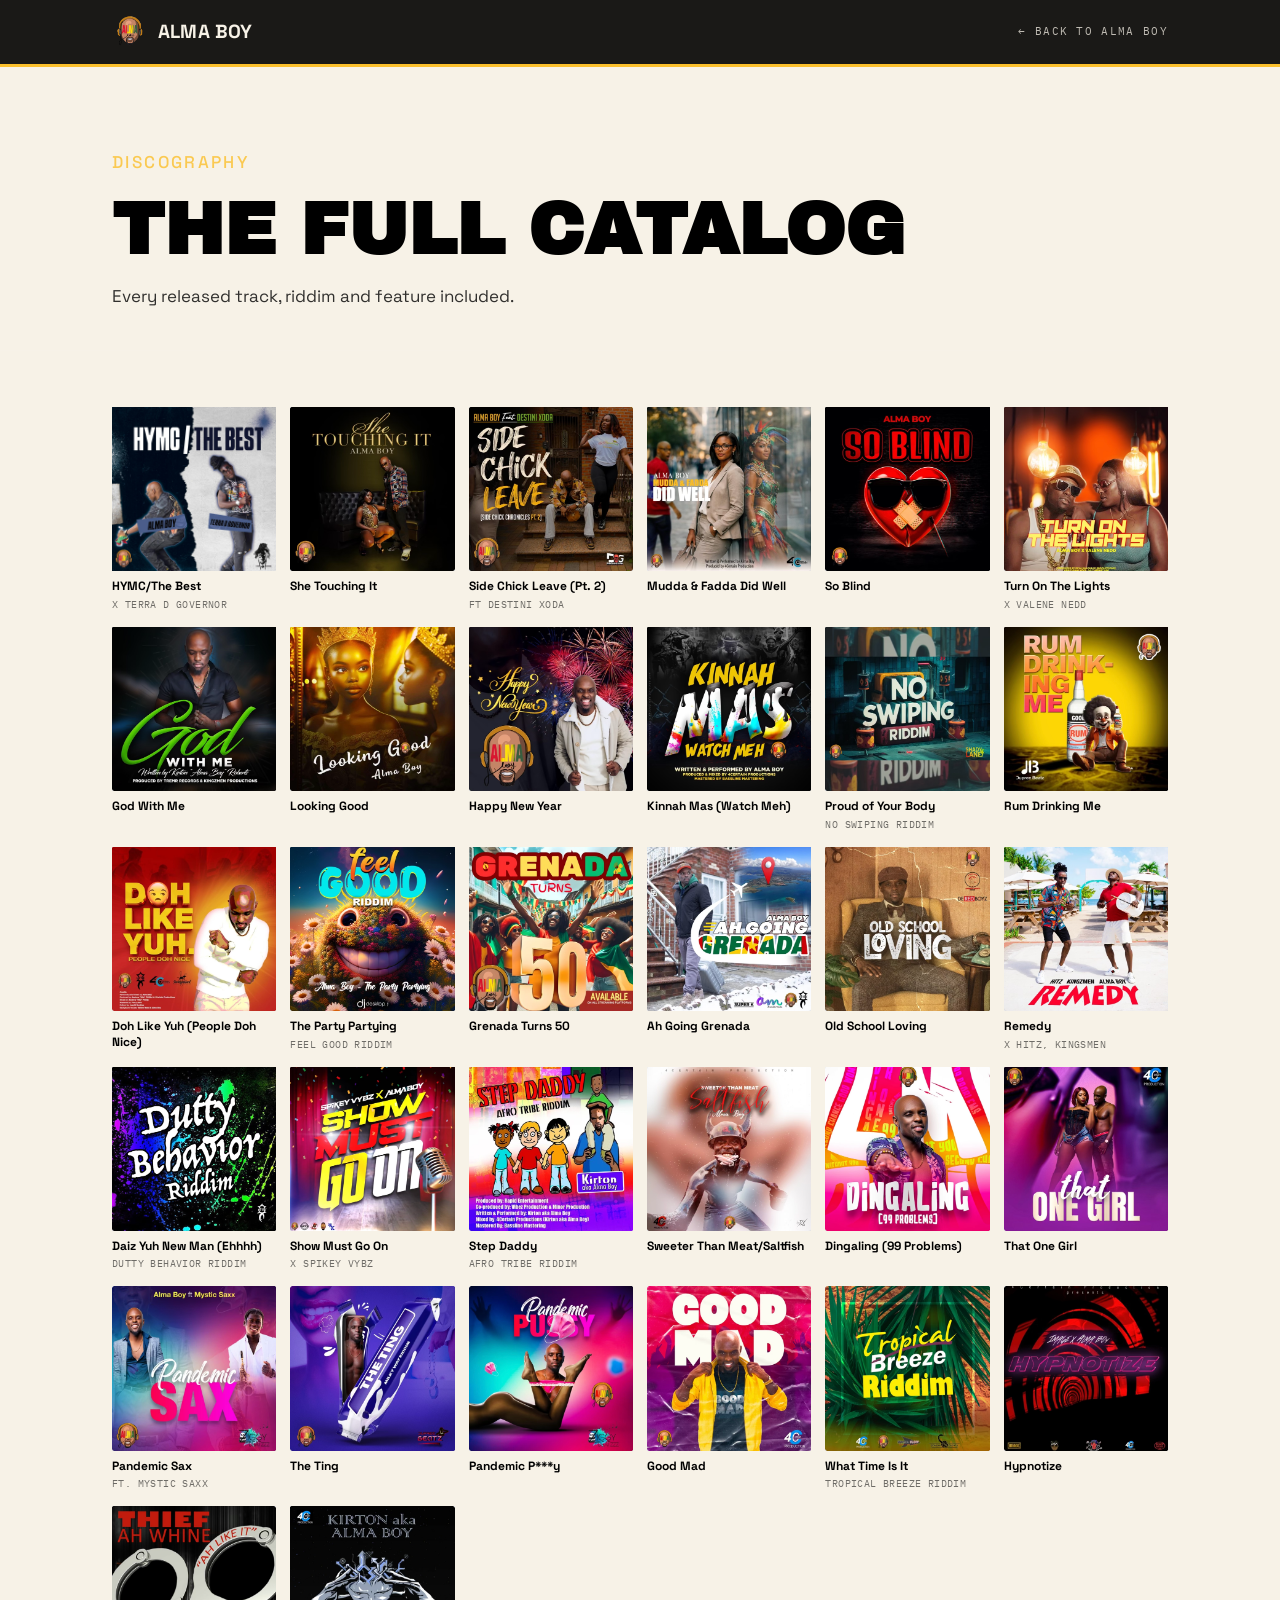
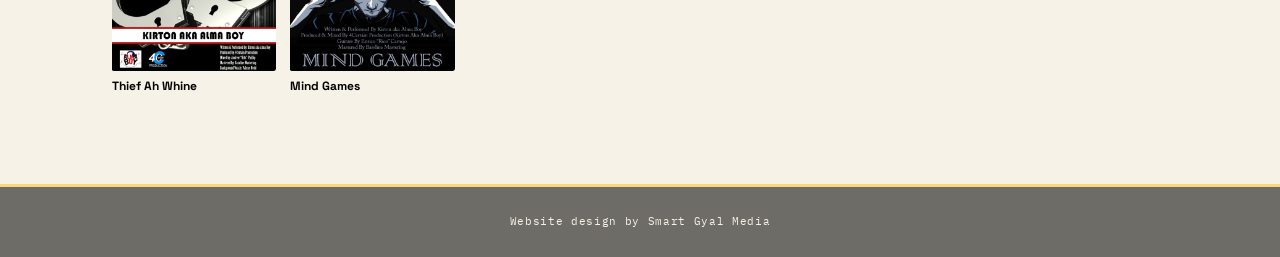
<file: discography.html>
<!DOCTYPE html>
<html lang="en">
<head>

  <meta charset="UTF-8">
  <meta name="viewport" content="width=device-width, initial-scale=1.0">
  <title>Alma Boy — Discography</title>

  <!-- Fonts -->
  <link rel="preconnect" href="https://fonts.googleapis.com">
  <link rel="preconnect" href="https://fonts.gstatic.com" crossorigin>
  <link href="https://fonts.googleapis.com/css2?family=Archivo+Black&family=Space+Grotesk:wght@400;500;700&family=IBM+Plex+Mono:wght@400;500&display=swap" rel="stylesheet">

  <!-- Site stylesheet (shared by every page) -->
  <link rel="stylesheet" href="css/style.css">

</head>
<body>


  <!-- ============================================================
       NAV
       ============================================================ -->

  <nav>
    <div class="wrap">

      <a href="index.html" class="nav-mark">
        <img class="nav-logo" src="images/logo.png" alt="Alma Boy logo">
        Alma Boy
      </a>

      <a href="index.html" class="back-link">&#8592; Back to Alma Boy</a>

    </div>
  </nav>


  <!-- ============================================================
       PAGE HEADER
       ============================================================ -->

  <header class="page-head">
    <div class="wrap">

      <p class="kicker-label">Discography</p>
      <h1>The Full Catalog</h1>
      <p>Every released track, riddim and feature included.</p>

    </div>
  </header>


  <!-- ============================================================
       MAIN CONTENT
       12 placeholder slots to start, disc-1.jpg through disc-12.jpg.
       Copy one "disc-item" block for each additional track as more
       come in, same pattern, just bump the number.
       ============================================================ -->

  <main>
    <div class="wrap">

      <div class="disc-grid">

        <div class="disc-item">
          <div class="disc-art"><img src="images/disc-1.jpg" alt="HYMC/The Best"></div>
          <h4>HYMC/The Best</h4>
          <p>x TERRA D GOVERNOR</p>
        </div>

        <div class="disc-item">
          <div class="disc-art"><img src="images/disc-2.png" alt="She Touching It"></div>
          <h4>She Touching It</h4>
        </div>

        <div class="disc-item">
          <div class="disc-art"><img src="images/disc-3.png" alt="Side Chick Leave (Pt. 2)"></div>
          <h4>Side Chick Leave (Pt. 2)</h4>
          <p>FT DESTINI XODA</p>
        </div>

        <div class="disc-item">
          <div class="disc-art"><img src="images/disc-4.png" alt="Mudda & Fadda Did Well"></div>
          <h4>Mudda & Fadda Did Well</h4>
        </div>

        <div class="disc-item">
          <div class="disc-art"><img src="images/disc-5.png" alt="So Blind"></div>
          <h4>So Blind</h4>
        </div>

        <div class="disc-item">
          <div class="disc-art"><img src="images/disc-6.png" alt="Turn On The Lights"></div>
          <h4>Turn On The Lights</h4>
          <p>x VALENE NEDD</p>
        </div>


        <div class="disc-item">
          <div class="disc-art"><img src="images/disc-7.png" alt="God With Me"></div>
          <h4>God With Me</h4>
        </div>

        <div class="disc-item">
          <div class="disc-art"><img src="images/disc-8.png" alt="Looking Good"></div>
          <h4>Looking Good</h4>
        </div>

        <div class="disc-item">
          <div class="disc-art"><img src="images/disc-9.png" alt="Happy New Year"></div>
          <h4>Happy New Year</h4>
        </div>

        <div class="disc-item">
          <div class="disc-art"><img src="images/disc-10.png" alt="Kinnah Mas (Watch Meh)"></div>
          <h4>Kinnah Mas (Watch Meh)</h4>
        </div>

        <div class="disc-item">
          <div class="disc-art"><img src="images/disc-11.png" alt="Proud of Your Body"></div>
          <h4>Proud of Your Body</h4>
          <p>NO SWIPING RIDDIM</p>
        </div>

        <div class="disc-item">
          <div class="disc-art"><img src="images/disc-12.png" alt="Rum Drinking Me"></div>
          <h4>Rum Drinking Me</h4>
        </div>

        <div class="disc-item">
          <div class="disc-art"><img src="images/disc-13.png" alt="Doh Like Yuh (People Doh Nice)"></div>
          <h4>Doh Like Yuh (People Doh Nice)</h4>
        </div>

        <div class="disc-item">
          <div class="disc-art"><img src="images/disc-14.png" alt="The Party Partying"></div>
          <h4>The Party Partying</h4>
          <p>FEEL GOOD RIDDIM</p>
        </div>

        <div class="disc-item">
          <div class="disc-art"><img src="images/disc-15.png" alt="Grenada Turns 50"></div>
          <h4>Grenada Turns 50</h4>
        </div>

        <div class="disc-item">
          <div class="disc-art"><img src="images/disc-16.png" alt="Ah Going Grenada"></div>
          <h4>Ah Going Grenada</h4>
        </div>

        <div class="disc-item">
          <div class="disc-art"><img src="images/disc-17.png" alt="Old School Loving"></div>
          <h4>Old School Loving</h4>
        </div>

        <div class="disc-item">
          <div class="disc-art"><img src="images/disc-18.png" alt="Remedy"></div>
          <h4>Remedy</h4>
          <p>x HITZ, KINGSMEN</p>
        </div>

        <div class="disc-item">
          <div class="disc-art"><img src="images/disc-19.png" alt="Daiz Yuh New Man (Ehhhh)"></div>
          <h4>Daiz Yuh New Man (Ehhhh)</h4>
          <p>DUTTY BEHAVIOR RIDDIM</p>
        </div>

        <div class="disc-item">
          <div class="disc-art"><img src="images/disc-20.png" alt="Show Must Go On"></div>
          <h4>Show Must Go On</h4>
          <p>x SPIKEY VYBZ</p>
        </div>

        <div class="disc-item">
          <div class="disc-art"><img src="images/disc-21.png" alt="Step Daddy"></div>
          <h4>Step Daddy</h4>
          <p>AFRO TRIBE RIDDIM</p>
        </div>

        <div class="disc-item">
          <div class="disc-art"><img src="images/disc-22.png" alt="Sweeter Than Meat/Saltfish"></div>
          <h4>Sweeter Than Meat/Saltfish</h4>
        </div>

        <div class="disc-item">
          <div class="disc-art"><img src="images/disc-23.png" alt="Dingaling (99 Problems)"></div>
          <h4>Dingaling (99 Problems)</h4>
        </div>

        <div class="disc-item">
          <div class="disc-art"><img src="images/disc-24.png" alt="That One Girl"></div>
          <h4>That One Girl</h4>
        </div>

                <div class="disc-item">
          <div class="disc-art"><img src="images/disc-25.png" alt="Pandemic Sax"></div>
          <h4>Pandemic Sax</h4>
          <p>FT. MYSTIC SAXX</p>
        </div>

                <div class="disc-item">
          <div class="disc-art"><img src="images/disc-26.png" alt="The Ting"></div>
          <h4>The Ting</h4>
        </div>

                <div class="disc-item">
          <div class="disc-art"><img src="images/disc-27.png" alt="Pandemic P***y"></div>
          <h4>Pandemic P***y</h4>
        </div>

                <div class="disc-item">
          <div class="disc-art"><img src="images/disc-28.png" alt="Good Mad"></div>
          <h4>Good Mad</h4>
        </div>

                <div class="disc-item">
          <div class="disc-art"><img src="images/disc-29.png" alt="What Time Is It"></div>
          <h4>What Time Is It</h4>
          <p>TROPICAL BREEZE RIDDIM</p>
        </div>

                <div class="disc-item">
          <div class="disc-art"><img src="images/disc-30.png" alt="Hypnotize"></div>
          <h4>Hypnotize</h4>
        </div>

                <div class="disc-item">
          <div class="disc-art"><img src="images/disc-31.png" alt="Thief Ah Whine"></div>
          <h4>Thief Ah Whine</h4>
        </div>

                <div class="disc-item">
          <div class="disc-art"><img src="images/disc-32.png" alt="Mind Games"></div>
          <h4>Mind Games</h4>
        </div>


      </div>

    </div>
  </main>


  <!-- ============================================================
       FOOTER
       ============================================================ -->

  <footer>
    Website design by Smart Gyal Media
  </footer>

</body>
</html>
</file>
<file: css/style.css>
/* ==========================================================================
   ALMA BOY — STYLESHEET
   Shared by every page on the site. Sections are ordered to roughly match
   the order things appear on the homepage, top to bottom.
   ========================================================================== */


/* ==========================================================================
   ROOT VARIABLES
   Change a color or font here and it updates everywhere on the site.
   ========================================================================== */

:root {
  --black: #000000;
  --cream: #F7F2E7;
  --gold: #FBC02D;
  --green: #12874B;
  --red: #D62828;

  --font-display: 'Archivo Black', sans-serif;
  --font-head: 'Space Grotesk', sans-serif;
  --font-mono: 'IBM Plex Mono', monospace;
}


/* ==========================================================================
   RESET & BASE
   ========================================================================== */

* {
  margin: 0;
  padding: 0;
  box-sizing: border-box;
}

html {
  scroll-behavior: smooth;
}

body {
  background: var(--cream);
  color: var(--black);
  font-family: var(--font-head);
  font-weight: 400;
  line-height: 1.6;
  overflow-x: hidden;
}

@media (prefers-reduced-motion: reduce) {
  html { scroll-behavior: auto; }
  * {
    animation-duration: 0.01ms !important;
    animation-iteration-count: 1 !important;
    transition-duration: 0.01ms !important;
  }
}

.wrap {
  max-width: 1120px;
  margin: 0 auto;
  padding: 0 32px;
}

section {
  padding: 76px 0;
}


/* ==========================================================================
   TAGS
   Small colored labels used all over the site (e.g. "The artist", "Soca").
   ========================================================================== */

.tag {
  position: relative;
  display: inline-flex;
  align-items: center;
  gap: 8px;
  font-family: var(--font-mono);
  font-size: 11px;
  font-weight: 500;
  letter-spacing: 0.14em;
  text-transform: uppercase;
  padding: 8px 16px;
  border-radius: 2px;
  white-space: nowrap;
}

.tag-gold { background: var(--gold); color: var(--black); }
.tag-green { background: var(--green); color: var(--cream); }
.tag-red { background: var(--red); color: var(--cream); }
.tag-line { background: transparent; border: 1.5px solid currentColor; }


/* ==========================================================================
   NAV
   Sticky bar at the top of every page. Logo + wordmark on the left,
   nav-links on the right (hidden under 720px, no mobile menu built yet).
   ========================================================================== */

nav {
  position: sticky;
  top: 0;
  z-index: 50;
  background: rgba(14, 13, 12, 0.95);
  backdrop-filter: blur(6px);
  border-bottom: 3px solid var(--gold);
}

nav .wrap {
  display: flex;
  align-items: center;
  justify-content: space-between;
  height: 64px;
}

.nav-mark {
  display: flex;
  align-items: center;
  gap: 10px;
  font-family: var(--font-head);
  font-weight: 700;
  color: var(--cream);
  font-size: 19px;
  letter-spacing: 0.01em;
  text-transform: uppercase;
  text-decoration: none;
}

.nav-logo {
  width: 36px;
  height: 36px;
  object-fit: contain;
}

.nav-links {
  display: flex;
  gap: 26px;
  list-style: none;
}

.nav-links a {
  color: var(--cream);
  text-decoration: none;
  font-family: var(--font-mono);
  font-size: 11px;
  letter-spacing: 0.12em;
  text-transform: uppercase;
  opacity: 0.75;
  transition: opacity 0.2s ease;
}

.nav-links a:hover { opacity: 1; }

@media (max-width: 720px) {
  .nav-links { display: none; }
}


/* ==========================================================================
   BUTTONS
   Shared by the hero, booking section, and anywhere else with a CTA.
   ========================================================================== */

.btn {
  display: inline-flex;
  align-items: center;
  gap: 8px;
  font-family: var(--font-mono);
  font-size: 12px;
  font-weight: 500;
  letter-spacing: 0.1em;
  text-transform: uppercase;
  padding: 15px 28px;
  border-radius: 2px;
  text-decoration: none;
  cursor: pointer;
  border: 2px solid transparent;
  transition: transform 0.15s ease;
}

.btn:hover { transform: translateY(-2px); }

.btn-solid { background: var(--gold); color: var(--black); }
.btn-line { border-color: var(--cream); color: var(--cream); }


/* ==========================================================================
   HERO
   ========================================================================== */

.hero {
  background: var(--black);
  color: var(--cream);
  position: relative;
  padding: 80px 0 0;
  overflow: hidden;
  min-height: 600px;
}

.hero-cutout {
  position: absolute;
  right: 1%;
  bottom: 0;
  height: 94%;
  width: auto;
  max-width: 54%;
  object-fit: contain;
  object-position: bottom;
  z-index: 1;
  pointer-events: none;
}

.hero-content {
  position: relative;
  z-index: 2;
  padding-bottom: 64px;
}

.hero-text {
  max-width: 560px;
}

.hero h1 {
  font-family: var(--font-display);
  font-size: clamp(54px, 9vw, 100px);
  line-height: 0.92;
  letter-spacing: -0.01em;
  margin-bottom: 20px;
  text-transform: uppercase;
}

.hero-line {
  font-family: var(--font-head);
  font-weight: 500;
  font-size: 20px;
  max-width: 460px;
  color: var(--cream);
  opacity: 0.92;
  margin-bottom: 14px;
}

.hero-sub {
  font-family: var(--font-mono);
  font-size: 13px;
  letter-spacing: 0.1em;
  color: var(--gold);
  max-width: 440px;
  margin-bottom: 30px;
}

.hero-sub-mobile {  /* this hides the mobile version when on web browser*/
  display: none;
}

.hero-ctas {
  display: flex;
  gap: 14px;
  flex-wrap: wrap;
}

.hero-spotify {
  max-width: 420px;
  margin-top: 18px;
}

/* ==========================================================================
   HERO - Mobile
   ========================================================================== */

@media (max-width: 820px) {
  .hero {
    display: flex;
    flex-direction: row;
    align-items: flex-end;
    gap: 10px;
    padding: 24px 16px 0;
    min-height: 0;
  }

.hero-cutout {
    order: 2;
    position: static;
    flex: 0 0 auto;
    width: 50%;
    max-width: 225px;
    height: auto;
    margin-bottom: -24px;
  }

  .hero-content {
    order: 1;
    flex: 1;
    min-width: 0;
    padding-bottom: 24px;
  }
  .hero-text {
    text-align: left;
    margin: 0;
  }
  .hero h1 {
    font-size: clamp(26px, 9vw, 34px);
    white-space: nowrap;
  }
  
.hero-line {
    max-width: none;
    font-size: clamp(9px, 3.2vw, 12px);
    letter-spacing: -0.01em;
  }

  .hero-sub-desktop {
    display: none;
  }
  .hero-sub-mobile {
    display: block;
    max-width: none;
    font-size: 12px;
    line-height: 1.5;
  }

.hero-ctas {
    display: grid;
    grid-template-columns: max-content;
    justify-content: center;
    gap: 8px;
  }
  .hero-ctas .btn {
    padding: 10px 16px;
    font-size: 11px;
    text-align: center;
  }

  .hero-spotify {
    display: none;
  }
}

/* ==========================================================================
   PHOTO FRAME
   Shared "angled corner" image treatment, used for the hero cutout's
   frame-mate and anywhere a single portrait needs the signature clip.
   ========================================================================== */

.photo-frame {
  position: relative;
  aspect-ratio: 2 / 3;
  overflow: hidden;
  clip-path: polygon(0 0, 100% 0, 100% 100%, 34px 100%, 0 calc(100% - 34px));
}

.photo-frame img {
  width: 100%;
  height: 100%;
  object-fit: cover;
  object-position: 50% 15%;
  display: block;
}


/* ==========================================================================
   SECTION HEADERS
   The "eyebrow" kicker + rule line used at the top of every section
   (Discography, Videos, Alma Boy Live, Find Him, Press Photos, etc.)
   ========================================================================== */

.eyebrow-row {
  display: flex;
  align-items: center;
  gap: 16px;
  margin-bottom: 36px;
}

.eyebrow-row h2 {
  font-family: var(--font-head);
  font-weight: 700;
  font-size: 14px;
  letter-spacing: 0.08em;
  text-transform: uppercase;
}

.rule {
  flex: 1;
  height: 3px;
  background: currentColor;
  opacity: 0.15;
}

.kicker-label {
  font-family: var(--font-mono);
  font-size: 12px;
  letter-spacing: 0.14em;
  text-transform: uppercase;
  color: var(--gold);
  margin-bottom: 20px;
  font-weight: 500;
}

.see-all-link {
  display: inline-flex;
  align-items: center;
  gap: 8px;
  font-family: var(--font-mono);
  font-size: 12px;
  font-weight: 500;
  letter-spacing: 0.1em;
  text-transform: uppercase;
  color: var(--gold);
  text-decoration: none;
  margin-top: 40px;
  transition: transform 0.15s ease;
}

.see-all-link:hover { transform: translateX(4px); }


/* ==========================================================================
   BIO SECTION
   ========================================================================== */

.bio {
  background: var(--cream);
  position: relative;
  overflow: hidden;
  padding: 76px 0 0;
}

.bio .wrap {
  position: relative;
  z-index: 2;
  padding-bottom: 76px;
}

.bio-image {
  position: absolute;
  right: 1%;
  bottom: 0;
  height: 90%;
  width: auto;
  max-width: 42%;
  z-index: 1;
  pointer-events: none;
}

.bio-image img {
  width: 100%;
  height: 100%;
  object-fit: contain;
  object-position: bottom;
  display: block;
}

.bio-text {
  max-width: 600px;
}

.real-name {
  font-family: var(--font-head);
  font-weight: 700;
  font-size: clamp(22px, 3vw, 32px);
  letter-spacing: 0.01em;
  text-transform: uppercase;
  color: var(--green);
  margin-bottom: 14px;
  margin-top: 20px;
}

.bio-heading {
  font-family: var(--font-display);
  font-size: clamp(30px, 4vw, 44px);
  line-height: 0.98;
  text-transform: uppercase;
  margin-bottom: 26px;
}

.bio-copy-full {
  max-width: 520px;
  margin-bottom: 36px;
}

.bio-copy-full p {
  font-size: 17px;
  font-weight: 400;
  margin-bottom: 20px;
}

.statement {
  font-family: var(--font-head);
  font-weight: 700;
  font-size: 24px;
  max-width: 520px;
  padding-top: 22px;
  border-top: 4px solid var(--gold);
  text-transform: uppercase;
  line-height: 1.25;
}

@media (max-width: 820px) {
  .bio-image {
    position: static;
    height: auto;
    width: 60%;
    max-width: 280px;
    margin: 0 auto 24px;
  }
  .bio .wrap { padding-bottom: 40px; }
  .bio-text { text-align: center; margin: 0 auto; }
}


/* ==========================================================================
   DISCOGRAPHY SECTION
   ========================================================================== */

.discog {
  background: var(--black);
  color: var(--cream);
}

.chip-row {
  display: flex;
  gap: 12px;
  flex-wrap: wrap;
  margin-bottom: 48px;
}

.cover-grid {
  display: grid;
  grid-template-columns: repeat(3, 1fr);
  gap: 20px;
  margin-bottom: 48px;
}

.cover-art {
  aspect-ratio: 1 / 1;
  overflow: hidden;
  margin-bottom: 10px;
}

.cover-art img {
  width: 100%;
  height: 100%;
  object-fit: cover;
  display: block;
  transform: scale(1.06);
}

.cover-item h4 {
  font-family: var(--font-head);
  font-weight: 700;
  font-size: 16px;
  margin-bottom: 4px;
}

.cover-item p {
  font-family: var(--font-mono);
  font-size: 11px;
  letter-spacing: 0.04em;
  opacity: 0.55;
  text-transform: uppercase;
}

/* Used only for tracks that don't have cover art yet. */
.cover-placeholder {
  width: 100%;
  height: 100%;
  border: 1.5px dashed rgba(247, 242, 231, 0.4);
  display: flex;
  flex-direction: column;
  align-items: center;
  justify-content: center;
  gap: 8px;
  background: rgba(247, 242, 231, 0.03);
}

.cover-placeholder svg {
  width: 26px;
  height: 26px;
  stroke: var(--gold);
}

.cover-placeholder span {
  font-family: var(--font-mono);
  font-size: 9px;
  letter-spacing: 0.06em;
  text-transform: uppercase;
  opacity: 0.5;
  text-align: center;
  padding: 0 10px;
}

@media (max-width: 760px) {
  .cover-grid { grid-template-columns: repeat(2, 1fr); }
}

@media (max-width: 480px) {
  .cover-grid { grid-template-columns: 1fr; }
}


/* ==========================================================================
   VIDEOS SECTION
   ========================================================================== */

.videos {
  background: var(--black);
  color: var(--cream);
}

.video-grid {
  display: grid;
  grid-template-columns: 1fr 1fr;
  gap: 32px;
}

.video-frame {
  position: relative;
  aspect-ratio: 16 / 9;
  overflow: hidden;
  background: #000;
}

.video-frame iframe {
  position: absolute;
  top: 0;
  left: 0;
  width: 100%;
  height: 100%;
  border: 0;
  display: block;
}

.video-item h4 {
  font-family: var(--font-head);
  font-weight: 700;
  font-size: 17px;
  margin-top: 16px;
  margin-bottom: 2px;
}

.video-item p {
  font-family: var(--font-mono);
  font-size: 11px;
  letter-spacing: 0.06em;
  text-transform: uppercase;
  opacity: 0.55;
}

@media (max-width: 760px) {
  .video-grid { grid-template-columns: 1fr; }
}


/* ==========================================================================
   ALMA BOY LIVE SECTION (FLYERS)
   Horizontal carousel of event flyers.
   ========================================================================== */

.live {
  background: var(--cream);
}

.live-carousel {
  display: flex;
  gap: 18px;
  overflow-x: auto;
  scroll-snap-type: x mandatory;
  padding-bottom: 10px;
  scrollbar-width: none;
}

.live-carousel::-webkit-scrollbar { display: none; }

.live-carousel .flyer-slide {
  flex: 0 0 auto;
  width: 260px;
  scroll-snap-align: start;
}

.live-carousel .flyer-frame {
  aspect-ratio: 4 / 5;
  background: var(--cream);
  overflow: hidden;
  display: flex;
  align-items: center;
  justify-content: center;
  clip-path: polygon(0 0, 100% 0, 100% 100%, 20px 100%, 0 calc(100% - 20px));
}

.live-carousel .flyer-frame img {
  width: 100%;
  height: 100%;
  object-fit: contain;
  display: block;
}

.flyer-slide h4 {
  font-family: var(--font-head);
  font-weight: 700;
  font-size: 14px;
  margin-top: 12px;
  margin-bottom: 2px;
}

.flyer-slide p {
  font-family: var(--font-mono);
  font-size: 10px;
  letter-spacing: 0.05em;
  text-transform: uppercase;
  opacity: 0.55;
}


/* ==========================================================================
   FIND HIM SECTION
   "Connect" social cards + "Listen" streaming links.
   ========================================================================== */

.socials {
  background: var(--black);
  color: var(--cream);
}

.social-grid {
  display: grid;
  grid-template-columns: repeat(4, 1fr);
  gap: 18px;
}

.social-card {
  display: flex;
  flex-direction: column;
}

.social-photo {
  aspect-ratio: 1 / 1;
  overflow: hidden;
}

.social-photo img {
  width: 100%;
  height: 100%;
  object-fit: cover;
  object-position: center 25%;
  display: block;
}

.social-info {
  padding: 18px 4px;
  display: flex;
  flex-direction: column;
  gap: 6px;
}

.social-card .platform {
  font-family: var(--font-mono);
  font-size: 11px;
  letter-spacing: 0.12em;
  text-transform: uppercase;
  margin-bottom: 2px;
  font-weight: 500;
}

.social-card .handle {
  font-family: var(--font-head);
  font-weight: 700;
  font-size: 21px;
}

.social-card .subhandle {
  font-family: var(--font-mono);
  font-size: 11px;
  opacity: 0.55;
  margin-bottom: 6px;
}

.social-card a {
  font-family: var(--font-mono);
  font-size: 11px;
  letter-spacing: 0.06em;
  text-transform: uppercase;
  color: var(--cream);
  opacity: 0.75;
  text-decoration: none;
  font-weight: 500;
}

.social-card a:hover { opacity: 1; }

.listen-row {
  display: flex;
  gap: 12px;
  flex-wrap: wrap;
}

.listen-pill {
  font-family: var(--font-mono);
  font-size: 12px;
  font-weight: 500;
  letter-spacing: 0.08em;
  text-transform: uppercase;
  padding: 12px 22px;
  border: 2px solid rgba(247, 242, 231, 0.35);
  color: var(--cream);
  text-decoration: none;
  transition: transform 0.15s ease, border-color 0.15s ease;
}

.listen-pill:hover {
  transform: translateY(-2px);
  border-color: var(--gold);
}

@media (max-width: 900px) {
  .social-grid { grid-template-columns: repeat(2, 1fr); }
}

@media (max-width: 480px) {
  .social-grid { grid-template-columns: 1fr; }
}


/* ==========================================================================
   PRESS SECTION (homepage featured interview)
   A single spotlighted video, not a carousel, this section's job is to
   say "here's real press" and hand off to press.html for the rest.
   ========================================================================== */

.gallery {
  background: var(--cream);
}

.press-feature-video {
  max-width: 640px;
  margin-bottom: 16px;
}

.press-feature-caption {
  font-family: var(--font-mono);
  font-size: 12px;
  letter-spacing: 0.05em;
  text-transform: uppercase;
  opacity: 0.6;
  margin-bottom: 40px;
}


/* ==========================================================================
   BOOKING SECTION
   ========================================================================== */

.booking {
  background: var(--black);
  color: var(--cream);
  text-align: center;
  padding: 88px 0 48px;
  position: relative;
}

.booking h2 {
  font-family: var(--font-display);
  font-size: clamp(34px, 5vw, 54px);
  line-height: 1.02;
  max-width: 760px;
  margin: 22px auto 18px;
  text-transform: uppercase;
  color: var(--green);
}

.booking p {
  font-weight: 400;
  font-size: 17px;
  max-width: 460px;
  margin: 0 auto 36px;
  opacity: 0.85;
}

.booking-details {
  display: flex;
  justify-content: center;
  gap: 32px;
  flex-wrap: wrap;
  font-family: var(--font-mono);
  font-size: 12px;
  letter-spacing: 0.06em;
  margin-top: 36px;
  opacity: 0.7;
}


/* ==========================================================================
   FOOTER
   ========================================================================== */

footer {
  text-align: center;
  padding: 26px 0;
  font-family: var(--font-mono);
  font-size: 11px;
  letter-spacing: 0.06em;
  color: var(--cream);
  opacity: 0.55;
  background: var(--black);
  border-top: 3px solid var(--gold);
}


/* ==========================================================================
   WAVEFORM (currently unused, kept in case it comes back)
   ========================================================================== */

.waveform {
  display: flex;
  align-items: flex-end;
  gap: 3px;
  height: 36px;
  padding: 0 32px;
  max-width: 1120px;
  margin: 0 auto;
  overflow: hidden;
}

.waveform i {
  flex: 1;
  max-width: 6px;
  border-radius: 1px;
  animation: pulse 1.6s ease-in-out infinite;
}

.waveform i:nth-child(3n) { background: var(--gold); }
.waveform i:nth-child(3n+1) { background: var(--green); }
.waveform i:nth-child(3n+2) { background: var(--red); }

@keyframes pulse {
  0%, 100% { transform: scaleY(0.3); }
  50% { transform: scaleY(1); }
}


/* ==========================================================================
   PRESS PAGE (press.html)
   Page header + back-link are shared with every sub-page (Contact,
   Discography, Bio) once those exist. Photo carousel reuses
   .gallery-carousel / .slide from the homepage, .photo-tile only adds
   the hover-to-download button on top.
   ========================================================================== */

.page-head {
  padding: 64px 0 40px;
  border-bottom: 1px solid rgba(247, 242, 231, 0.15);
}

.page-head h1 {
  font-family: var(--font-display);
  font-size: clamp(40px, 7vw, 72px);
  line-height: 0.95;
  text-transform: uppercase;
}

.page-head p {
  font-family: var(--font-head);
  font-size: 17px;
  opacity: 0.8;
  max-width: 520px;
  margin-top: 18px;
}

.back-link {
  font-family: var(--font-mono);
  font-size: 11px;
  letter-spacing: 0.12em;
  text-transform: uppercase;
  color: var(--cream);
  opacity: 0.75;
  text-decoration: none;
}

.back-link:hover {
  opacity: 1;
}

main {
  padding: 56px 0 90px;
}

/* Photo carousel + hover-to-download.
   Sizing/shape comes from .gallery-carousel and .slide (already defined
   above, shared with the homepage). .photo-tile only adds the hover
   download button on top, nothing else. */

.photo-tile {
  position: relative;
}

.photo-tile .download-link {
  position: absolute;
  bottom: 0;
  left: 0;
  right: 0;
  padding: 10px;
  text-align: center;
  background: rgba(0, 0, 0, 0.85);
  color: var(--cream);
  font-family: var(--font-mono);
  font-size: 11px;
  letter-spacing: 0.08em;
  text-transform: uppercase;
  text-decoration: none;
  opacity: 0;
  transition: opacity 0.2s ease;
}

.photo-tile:hover .download-link {
  opacity: 1;
}

/* ==========================================================================
   GALLERY CAROUSEL
   Shared horizontal-scroll pattern used by the Press page's photo
   carousel (and previously the homepage too, before that became a
   single featured video instead).
   ========================================================================== */

.gallery-carousel {
  display: flex;
  gap: 18px;
  overflow-x: auto;
  scroll-snap-type: x mandatory;
  padding-bottom: 10px;
  scrollbar-width: none;
}

.gallery-carousel::-webkit-scrollbar { display: none; }

.gallery-carousel .slide {
  flex: 0 0 auto;
  width: 280px;
  aspect-ratio: 2 / 3;
  scroll-snap-align: start;
  overflow: hidden;
  clip-path: polygon(0 0, 100% 0, 100% 100%, 24px 100%, 0 calc(100% - 24px));
}

.gallery-carousel img {
  width: 100%;
  height: 100%;
  object-fit: cover;
  display: block;
}

.carousel-controls {
  display: flex;
  align-items: center;
  justify-content: space-between;
  gap: 16px;
  margin-top: 22px;
}

.carousel-arrows {
  display: flex;
  gap: 12px;
}

.carousel-btn {
  width: 46px;
  height: 46px;
  border: 2px solid var(--black);
  background: transparent;
  color: var(--black);
  display: flex;
  align-items: center;
  justify-content: center;
  cursor: pointer;
  font-size: 18px;
  transition: transform 0.15s ease;
}

.carousel-btn:hover { transform: translateY(-2px); }

@media (max-width: 600px) {
  .gallery-carousel .slide { width: 220px; }
}

/* Press coverage list.
   Read/Watch link sits stacked under the source, not off to the right,
   and stays gold at rest (not just on hover) so it still reads clickable. */

.press-list {
  border-top: 1px solid rgba(247, 242, 231, 0.15);
}

.press-row {
  padding: 24px 0;
  border-bottom: 1px solid rgba(247, 242, 231, 0.15);
}

.press-row .press-headline {
  font-family: var(--font-head);
  font-weight: 700;
  font-size: 18px;
  max-width: 640px;
}

.press-row .press-meta {
  font-family: var(--font-mono);
  font-size: 11px;
  letter-spacing: 0.05em;
  text-transform: uppercase;
  opacity: 0.55;
  margin-top: 6px;
}

.press-row a.press-link {
  display: inline-block;
  font-family: var(--font-mono);
  font-size: 11px;
  letter-spacing: 0.08em;
  text-transform: uppercase;
  color: var(--gold);
  text-decoration: none;
  margin-top: 12px;
}

.press-row a.press-link:hover {
  text-decoration: underline;
}


/* ==========================================================================
   CONTACT PAGE (contact.html)
   Left-aligned booking block (unlike the homepage's centered dark
   version) + the mailing list form.
   ========================================================================== */

.contact-booking {
  padding: 0 0 60px;
  margin-top: -32px;
}

.contact-booking h2 {
  font-family: var(--font-head);
  font-weight: 700;
  font-size: clamp(24px, 3vw, 32px);
  line-height: 1.15;
  max-width: 700px;
  margin-top: 32px;
  margin-bottom: 8px;
  text-transform: uppercase;
  color: var(--green);
}

.contact-booking p {
  font-weight: 400;
  font-size: 17px;
  margin-bottom: 18px;
  opacity: 0.8;
}

.contact-booking .booking-details {
  display: flex;
  justify-content: flex-start;
  gap: 32px;
  flex-wrap: wrap;
  font-family: var(--font-mono);
  font-size: 12px;
  letter-spacing: 0.06em;
  margin-top: 28px;
  opacity: 0.65;
}

/* Mailing list form */

.mailing-form {
  max-width: 480px;
  display: flex;
  flex-direction: column;
  gap: 20px;
  margin-bottom: 40px;
}

.form-row {
  display: flex;
  flex-direction: column;
  gap: 6px;
}

.form-row label {
  font-family: var(--font-mono);
  font-size: 11px;
  letter-spacing: 0.08em;
  text-transform: uppercase;
  opacity: 0.6;
}

.form-row input {
  font-family: var(--font-head);
  font-size: 15px;
  padding: 12px 14px;
  border: 2px solid var(--black);
  background: var(--cream);
  color: var(--black);
  border-radius: 0;
}

.form-row input:focus {
  outline: none;
  border-color: var(--gold);
}

.mailing-form button {
  align-self: flex-start;
  margin-top: 8px;
}

/* ==========================================================================
   DISCOGRAPHY PAGE (discography.html)
   Dense grid, roughly a quarter the size of the homepage's featured
   covers, 6 across on desktop instead of 3.
   ========================================================================== */

.disc-grid {
  display: grid;
  grid-template-columns: repeat(6, 1fr);
  gap: 14px;
}

.disc-art {
  aspect-ratio: 1 / 1;
  overflow: hidden;
  margin-bottom: 8px;
}

.disc-art img {
  width: 100%;
  height: 100%;
  object-fit: cover;
  display: block;
}

.disc-item h4 {
  font-family: var(--font-head);
  font-weight: 700;
  font-size: 12px;
  line-height: 1.3;
}

.disc-item p {
  font-family: var(--font-mono);
  font-size: 10px;
  letter-spacing: 0.04em;
  opacity: 0.55;
  text-transform: uppercase;
  margin-top: 2px;
}

@media (max-width: 900px) {
  .disc-grid { grid-template-columns: repeat(4, 1fr); }
}

@media (max-width: 600px) {
  .disc-grid { grid-template-columns: repeat(3, 1fr); }
}

@media (max-width: 420px) {
  .disc-grid { grid-template-columns: repeat(2, 1fr); }
}

/* ==========================================================================
   MOBILE NAV
   Hamburger button + dropdown menu, only shown under 720px, same
   breakpoint where the desktop nav-links already disappear.
   ========================================================================== */

.nav-toggle {
  display: none;
  flex-direction: column;
  justify-content: center;
  gap: 5px;
  width: 32px;
  height: 32px;
  background: none;
  border: none;
  cursor: pointer;
  padding: 0;
}

.nav-toggle span {
  display: block;
  width: 100%;
  height: 2px;
  background: var(--cream);
}

.mobile-menu {
  display: none;
  flex-direction: column;
  background: var(--black);
  border-top: 1px solid rgba(247, 242, 231, 0.15);
}

.mobile-menu a {
  padding: 16px 32px;
  color: var(--cream);
  text-decoration: none;
  font-family: var(--font-mono);
  font-size: 13px;
  letter-spacing: 0.1em;
  text-transform: uppercase;
  border-bottom: 1px solid rgba(247, 242, 231, 0.08);
}

.mobile-menu.open {
  display: flex;
}

@media (max-width: 720px) {
  .nav-toggle { display: flex; }
}
</file>
